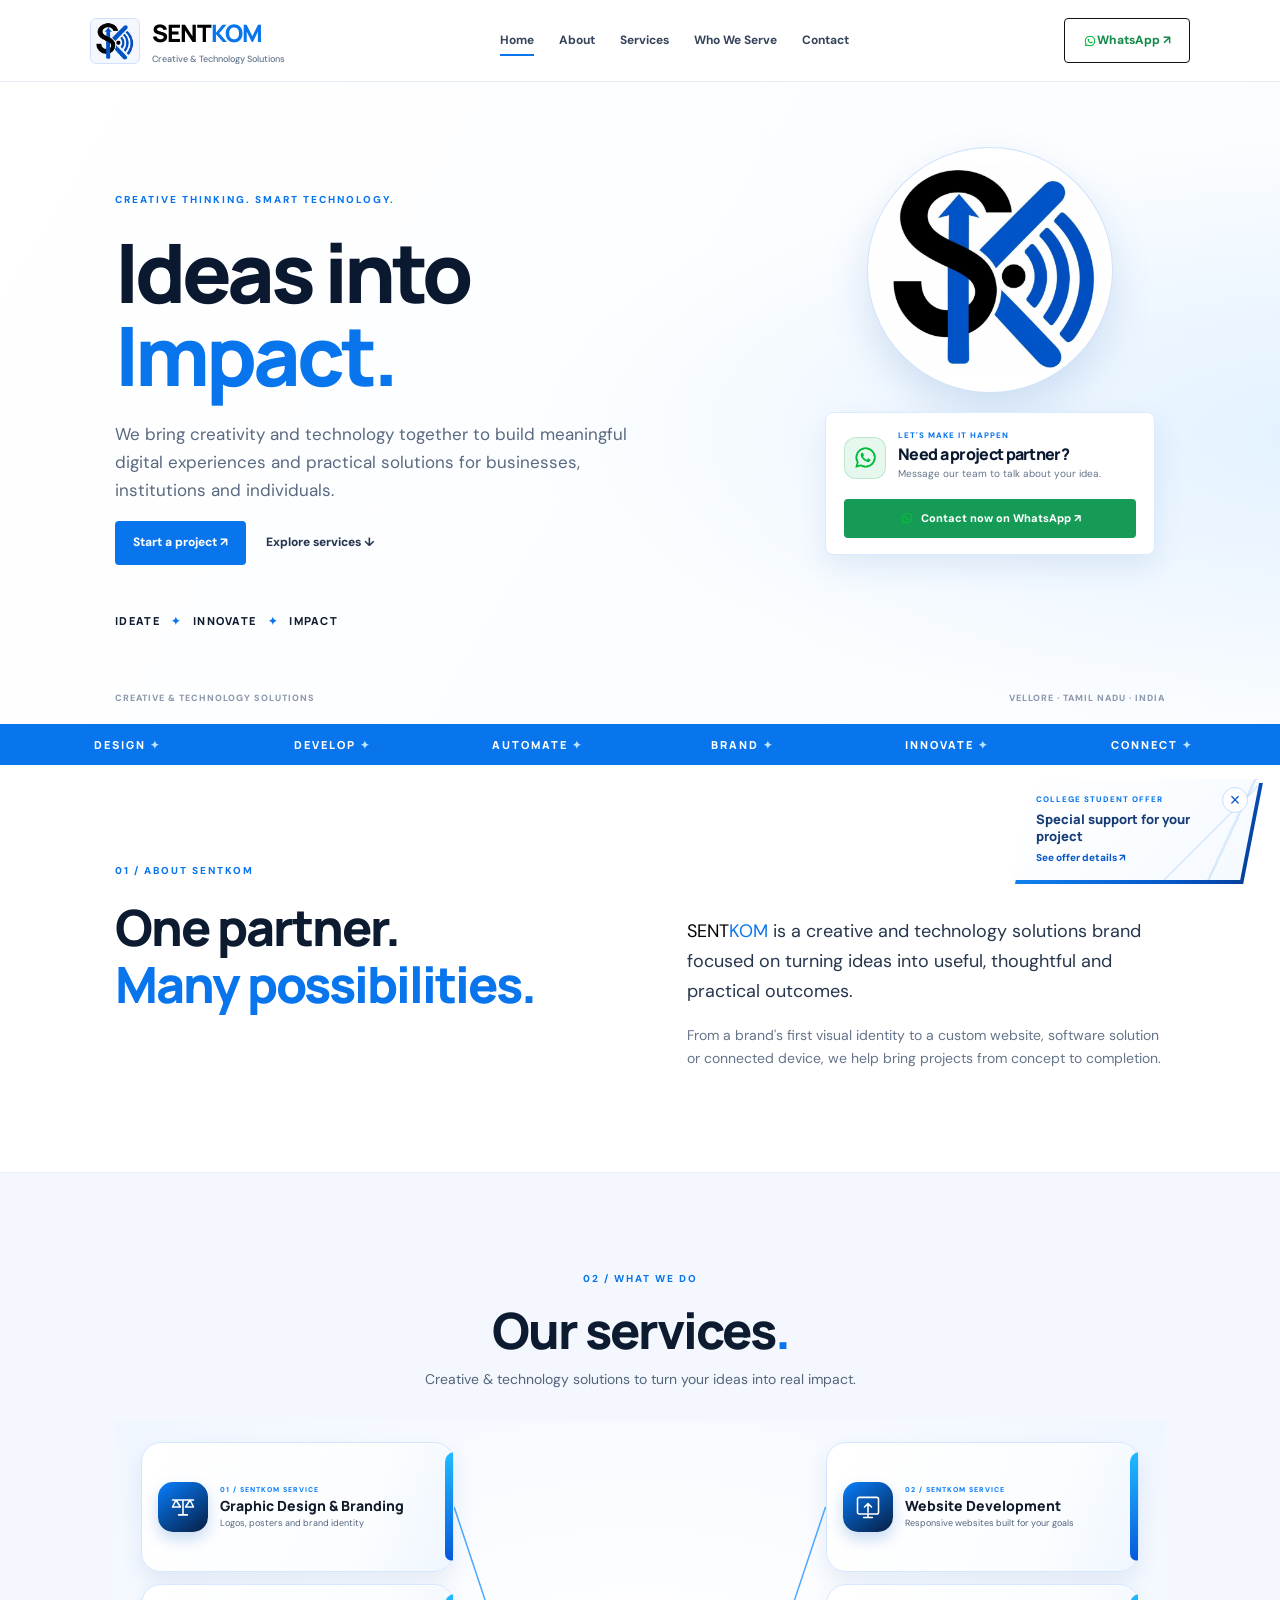
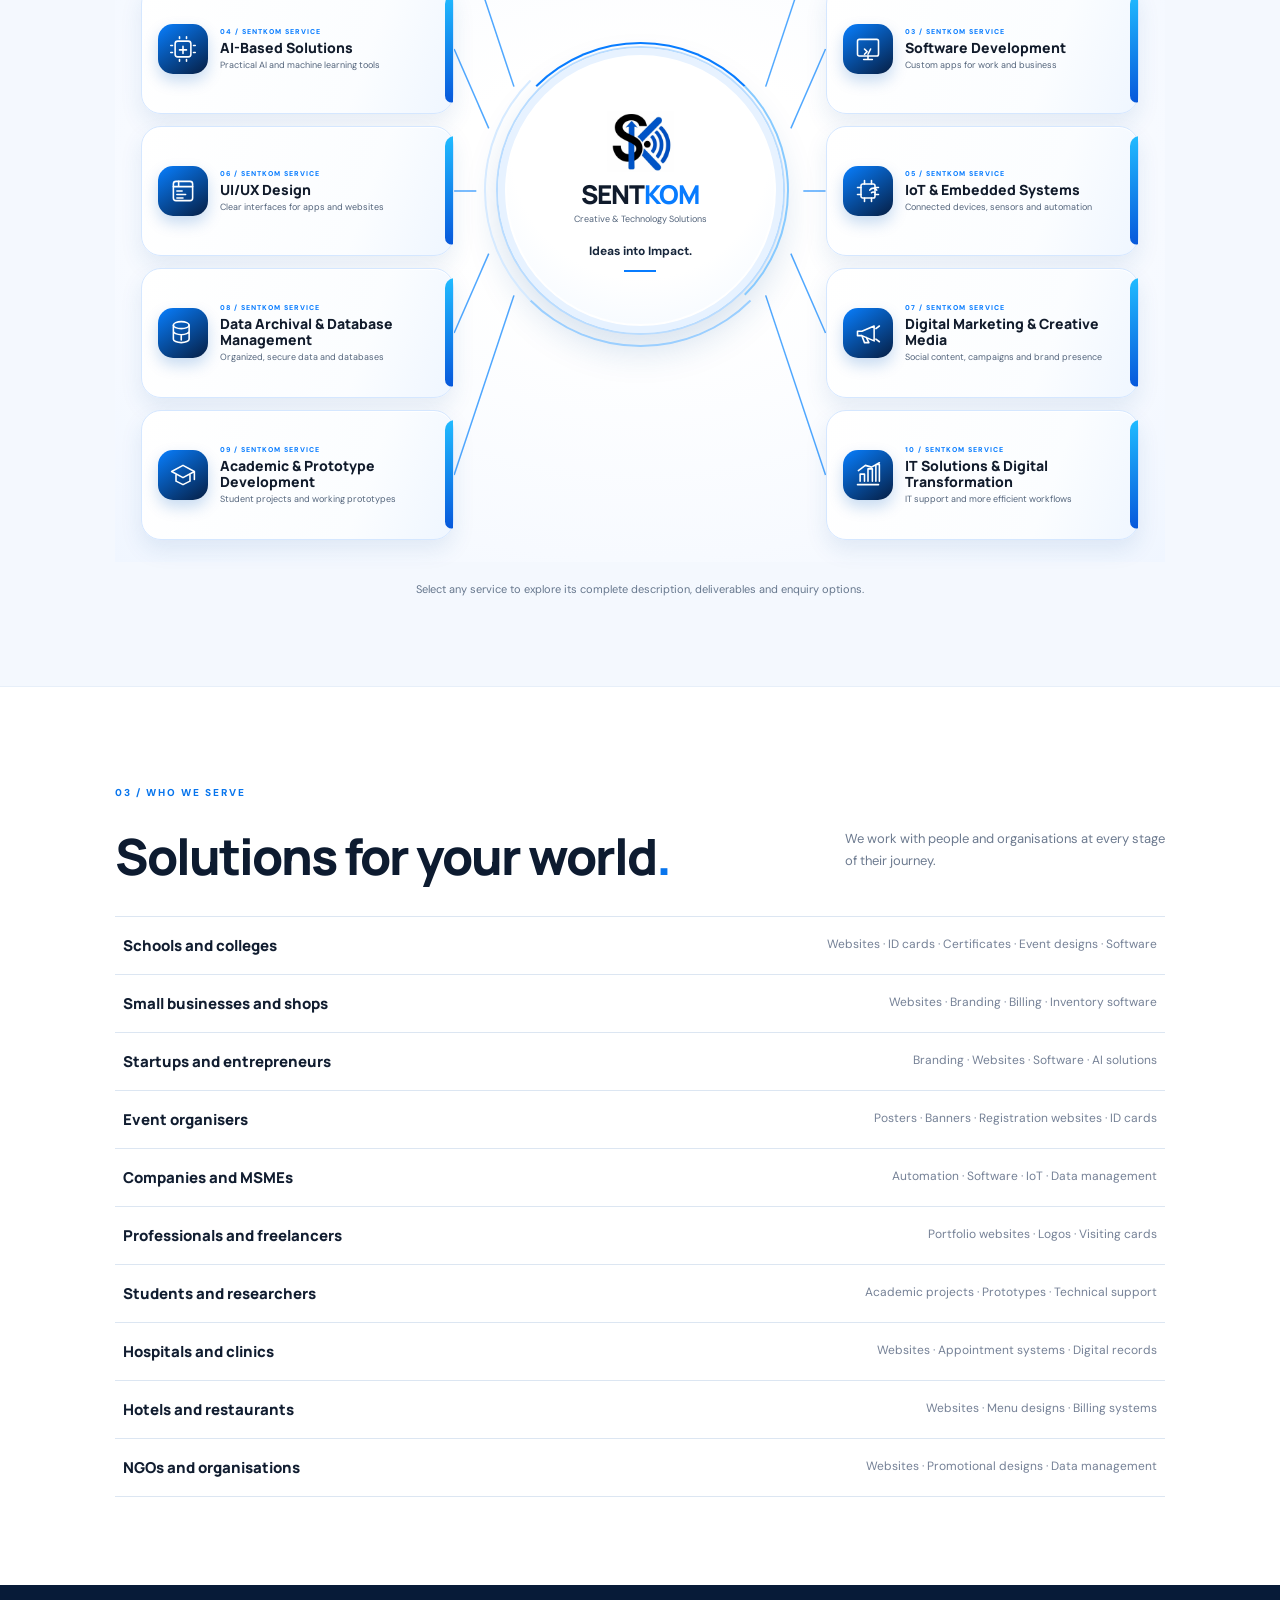
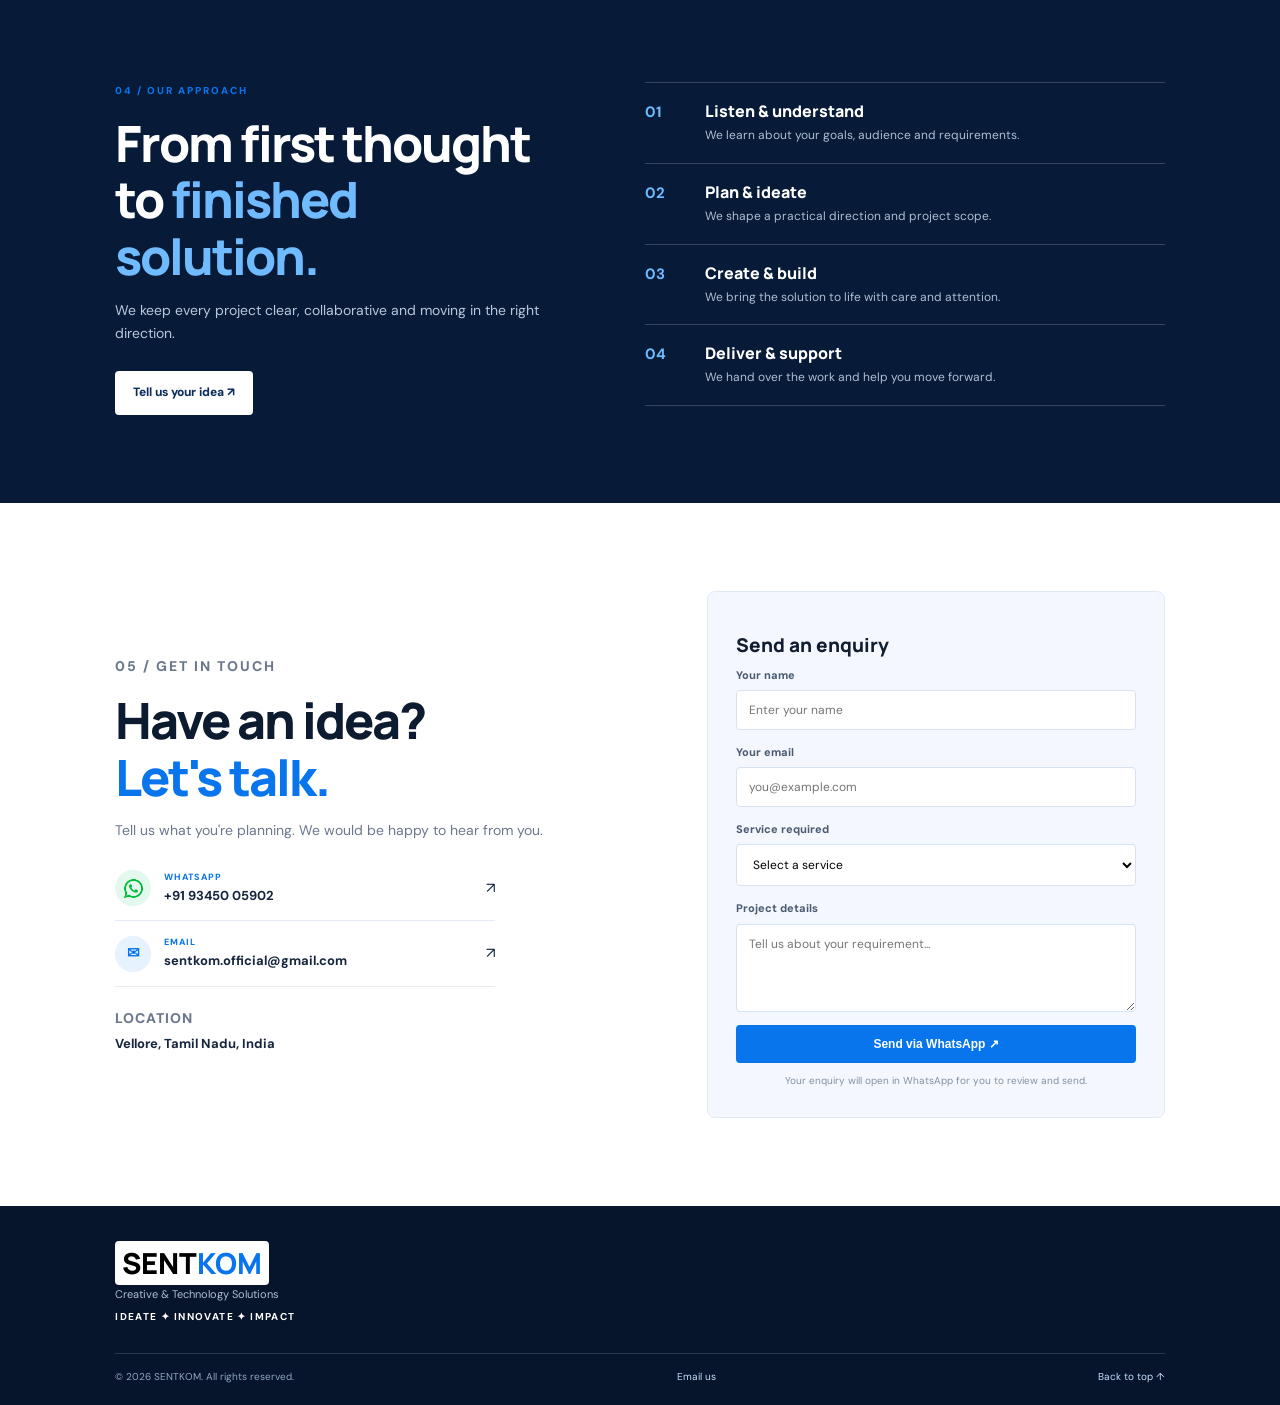
<file: index.html>
<!doctype html>
<html lang="en">
  <head>
    <meta charset="UTF-8" />
    <meta name="viewport" content="width=device-width,initial-scale=1" />
    <meta
      name="description"
      content="SENTKOM — Creative & Technology Solutions. IDEATE ✦ INNOVATE ✦ IMPACT."
    />
    <title>SENTKOM | Creative & Technology Solutions</title>
    <link rel="preconnect" href="https://fonts.googleapis.com" />
    <link
      href="https://fonts.googleapis.com/css2?family=DM+Sans:wght@400;500;600;700&family=Manrope:wght@500;600;700;800&display=swap"
      rel="stylesheet"
    />
    <link rel="stylesheet" href="style.css" />
     <link rel="icon" type="image/png" href="trans.png">
    <link rel="apple-touch-icon" href="trans.png">
  </head>
  <body>
    <div class="scroll-progress" aria-hidden="true"></div>
    <div class="cursor-glow" aria-hidden="true"></div>
    <header class="header">
      <a class="brand" href="#home"
        ><img
          class="brand-logo"
          src="trans.png"
          alt="SENTKOM logo"
        /><span class="brand-copy"
          ><b>SENT<span>KOM</span></b
          ><small>Creative &amp; Technology Solutions</small></span
        ></a
      >
      <button class="menu-toggle" aria-label="Toggle navigation">☰</button>
      <nav class="nav">
        <a href="#home">Home</a><a href="#about">About</a
        ><a href="#services">Services</a><a href="#clients">Who We Serve</a
        ><a href="#contact">Contact</a>
      </nav>
      <a
        class="top-wa"
        href="https://wa.me/919345005902?text=Hello%20SENTKOM%2C%20I%20would%20like%20to%20make%20an%20enquiry."
        target="_blank"
        rel="noopener"
        ><img class="whatsapp-icon" src="whatsapp-logo.png" alt="" />WhatsApp
        ↗</a
      >
    </header>
    <main>
      <section class="hero" id="home">
        <div class="hero-copy">
          <p class="eyebrow">CREATIVE THINKING. SMART TECHNOLOGY.</p>
          <h1>Ideas into<br /><em>Impact.</em></h1>
          <p class="lead">
            We bring creativity and technology together to build meaningful
            digital experiences and practical solutions for businesses,
            institutions and individuals.
          </p>
          <a
            class="btn"
            href="https://wa.me/919345005902?text=Hello%20SENTKOM%2C%20I%20want%20to%20discuss%20a%20project."
            target="_blank"
            rel="noopener"
            >Start a project ↗</a
          ><a class="plain-link" href="#services">Explore services ↓</a>
          <p class="motto">IDEATE <b>✦</b> INNOVATE <b>✦</b> IMPACT</p>
        </div>
        <aside class="hero-showcase">
          <div class="hero-logo-frame">
            <img src="sentkom-logo.png" alt="SENTKOM company logo" />
          </div>
          <div class="hero-contact">
            <span class="hero-contact-mark" aria-hidden="true"
              ><img src="whatsapp-logo.png" alt=""
            /></span>
            <div>
              <p class="eyebrow">LET'S MAKE IT HAPPEN</p>
              <h2>Need a project partner?</h2>
              <p>Message our team to talk about your idea.</p>
            </div>
            <a
              href="https://wa.me/919345005902?text=Hello%20SENTKOM%2C%20I%20would%20like%20to%20discuss%20a%20project."
              target="_blank"
              rel="noopener"
              ><img
                class="whatsapp-icon"
                src="whatsapp-logo.png"
                alt=""
              />Contact now on WhatsApp ↗</a
            >
          </div>
        </aside>
        <div class="hero-foot">
          CREATIVE &amp; TECHNOLOGY SOLUTIONS
          <span>VELLORE · TAMIL NADU · INDIA</span>
        </div>
      </section>
      <div class="ticker" aria-label="Our capabilities">
        <div class="ticker-track">
          <div class="ticker-group" aria-hidden="true">
            <span>DESIGN</span>
            <span>DEVELOP</span>
            <span>AUTOMATE</span>
            <span>BRAND</span>
            <span>INNOVATE</span>
            <span>CONNECT</span>
          </div>
          <div class="ticker-group" aria-hidden="true">
            <span>DESIGN</span>
            <span>DEVELOP</span>
            <span>AUTOMATE</span>
            <span>BRAND</span>
            <span>INNOVATE</span>
            <span>CONNECT</span>
          </div>
        </div>
      </div>
      <section class="section" id="about">
        <p class="eyebrow">01 / ABOUT SENTKOM</p>
        <div class="two-col">
          <h2>One partner.<br /><span>Many possibilities.</span></h2>
          <div>
            <p class="big">
              <span class="wordmark"><span>SENT</span><span>KOM</span></span>
              is a creative and technology solutions brand focused on turning
              ideas into useful, thoughtful and practical outcomes.
            </p>
            <p>
              From a brand's first visual identity to a custom website, software
              solution or connected device, we help bring projects from concept
              to completion.
            </p>
          </div>
        </div>
      </section>
      <section class="section services" id="services">
        <p class="eyebrow">02 / WHAT WE DO</p>
        <div class="section-head">
          <h2>Our services<span>.</span></h2>
          <p>Creative &amp; technology solutions to turn your ideas into real impact.</p>
        </div>
        <div class="service-orbit-layout service-orbit-10-layout" aria-label="All 10 SENTKOM services">
          <svg class="service-orbit-lines" aria-hidden="true">
            <path data-target=".orbit-top-left"/>
            <path data-target=".orbit-top-right"/>
            <path data-target=".orbit-left-1"/>
            <path data-target=".orbit-left-2"/>
            <path data-target=".orbit-left-3"/>
            <path data-target=".orbit-right-1"/>
            <path data-target=".orbit-right-2"/>
            <path data-target=".orbit-right-3"/>
            <path data-target=".orbit-bottom-left"/>
            <path data-target=".orbit-bottom-right"/>
          </svg>
          <div class="service-orbit-hub">
            <div class="service-orbit-ring ring-one"></div><div class="service-orbit-ring ring-two"></div>
            <div class="service-orbit-hub-content">
              <img src="sentkom-logo.png" alt="SENTKOM logo">
              <strong>SENT<span>KOM</span></strong>
              <small>Creative &amp; Technology Solutions</small>
              <b>Ideas into Impact.</b><i></i>
            </div>
          </div>
          <a class="service-orbit-card orbit-top-left" href="service.html?service=graphic-design" aria-label="Explore Graphic Design & Branding">
            <span class="service-orbit-icon" aria-hidden="true"><svg viewBox="0 0 32 32"><path d="M4 8h24M8 8l-4 8h9L8 8Zm16 0-5 8h9l-4-8ZM16 8v17m-5 0h10"/></svg></span>
            <span class="service-orbit-copy"><span class="service-orbit-number">01 / SENTKOM SERVICE</span><h3>Graphic Design & Branding</h3><p>Logos, posters and brand identity</p><span class="service-orbit-more">More details <b>↗</b></span><span class="service-orbit-extra"><span>Print-ready designs and brand assets.</span><span>Creative support from idea to final.</span></span></span>
          </a>
          <a class="service-orbit-card orbit-top-right" href="service.html?service=website-development" aria-label="Explore Website Development">
            <span class="service-orbit-icon" aria-hidden="true"><svg viewBox="0 0 32 32"><rect x="4" y="5" width="24" height="19" rx="2"/><path d="M11 28h10m-5-4v4m-4-12 4-4 4 4m-4-4v10"/></svg></span>
            <span class="service-orbit-copy"><span class="service-orbit-number">02 / SENTKOM SERVICE</span><h3>Website Development</h3><p>Responsive websites built for your goals</p><span class="service-orbit-more">More details <b>↗</b></span><span class="service-orbit-extra"><span>Custom design and development.</span><span>Help getting your site launched.</span></span></span>
          </a>
          <a class="service-orbit-card orbit-right-1" href="service.html?service=software-development" aria-label="Explore Software Development">
            <span class="service-orbit-icon" aria-hidden="true"><svg viewBox="0 0 32 32"><rect x="4" y="5" width="24" height="19" rx="2"/><path d="M11 28h10m-5-4v4m-4-12 3 3-3 3m7-6-3 6"/></svg></span>
            <span class="service-orbit-copy"><span class="service-orbit-number">03 / SENTKOM SERVICE</span><h3>Software Development</h3><p>Custom apps for work and business</p><span class="service-orbit-more">More details <b>↗</b></span><span class="service-orbit-extra"><span>Designed around your workflow.</span><span>Connect tools and automate tasks.</span></span></span>
          </a>
          <a class="service-orbit-card orbit-left-1" href="service.html?service=ai-machine-learning" aria-label="Explore AI-Based Solutions">
            <span class="service-orbit-icon" aria-hidden="true"><svg viewBox="0 0 32 32"><rect x="7" y="7" width="18" height="18" rx="3"/><path d="M12 17h8m-4-4v8M4 12H2m2 8H2m28-8h-2m2 8h-2M12 4V2m8 2V2m-8 28v-2m8 2v-2"/></svg></span>
            <span class="service-orbit-copy"><span class="service-orbit-number">04 / SENTKOM SERVICE</span><h3>AI-Based Solutions</h3><p>Practical AI and machine learning tools</p><span class="service-orbit-more">More details <b>↗</b></span><span class="service-orbit-extra"><span>Analysis, prediction and automation.</span><span>Shaped around your data and goals.</span></span></span>
          </a>
          <a class="service-orbit-card orbit-right-2" href="service.html?service=iot-embedded" aria-label="Explore IoT & Embedded Systems">
            <span class="service-orbit-icon" aria-hidden="true"><svg viewBox="0 0 32 32"><rect x="8" y="8" width="16" height="16" rx="2"/><path d="M12 4v4m8-4v4m-8 16v4m8-4v4M4 12h4m-4 8h4m16-8h4m-4 8h4m-10-5c2-3 6-3 8 0m-6 3c1-1 3-1 4 0"/></svg></span>
            <span class="service-orbit-copy"><span class="service-orbit-number">05 / SENTKOM SERVICE</span><h3>IoT & Embedded Systems</h3><p>Connected devices, sensors and automation</p><span class="service-orbit-more">More details <b>↗</b></span><span class="service-orbit-extra"><span>Prototype with boards and sensors.</span><span>Connect hardware to useful software.</span></span></span>
          </a>
          <a class="service-orbit-card orbit-left-2" href="service.html?service=ui-ux-design" aria-label="Explore UI/UX Design">
            <span class="service-orbit-icon" aria-hidden="true"><svg viewBox="0 0 32 32"><rect x="5" y="5" width="22" height="22" rx="3"/><path d="M5 11h22M11 5v6m-2 5h6m-6 4h10m-10 4h7"/></svg></span>
            <span class="service-orbit-copy"><span class="service-orbit-number">06 / SENTKOM SERVICE</span><h3>UI/UX Design</h3><p>Clear interfaces for apps and websites</p><span class="service-orbit-more">More details <b>↗</b></span><span class="service-orbit-extra"><span>User flows and interactive prototypes.</span><span>Thoughtful, easy-to-use screens.</span></span></span>
          </a>
          <a class="service-orbit-card orbit-right-3" href="service.html?service=digital-marketing" aria-label="Explore Digital Marketing & Creative Media">
            <span class="service-orbit-icon" aria-hidden="true"><svg viewBox="0 0 32 32"><path d="M4 14v5h5l14 6V8L9 14H4Zm5 5 3 8h5l-3-6m11-10 4-3m-4 15 4 3"/></svg></span>
            <span class="service-orbit-copy"><span class="service-orbit-number">07 / SENTKOM SERVICE</span><h3>Digital Marketing & Creative Media</h3><p>Social content, campaigns and brand presence</p><span class="service-orbit-more">More details <b>↗</b></span><span class="service-orbit-extra"><span>Creative assets for digital channels.</span><span>Campaigns shaped for your audience.</span></span></span>
          </a>
          <a class="service-orbit-card orbit-left-3" href="service.html?service=data-archival" aria-label="Explore Data Archival & Database Management">
            <span class="service-orbit-icon" aria-hidden="true"><svg viewBox="0 0 32 32"><ellipse cx="14" cy="7" rx="9" ry="4"/><path d="M5 7v16c0 2 4 4 9 4s9-2 9-4V7m-18 7c0 2 4 4 9 4s9-2 9-4m-9 4v6"/></svg></span>
            <span class="service-orbit-copy"><span class="service-orbit-number">08 / SENTKOM SERVICE</span><h3>Data Archival & Database Management</h3><p>Organized, secure data and databases</p><span class="service-orbit-more">More details <b>↗</b></span><span class="service-orbit-extra"><span>Reliable storage and retrieval.</span><span>Backups and data migration support.</span></span></span>
          </a>
          <a class="service-orbit-card orbit-bottom-left" href="service.html?service=academic-projects" aria-label="Explore Academic & Prototype Development">
            <span class="service-orbit-icon" aria-hidden="true"><svg viewBox="0 0 32 32"><path d="m3 12 13-7 13 7-13 7-13-7Zm5 4v7l8 4 8-4v-7M29 12v9"/></svg></span>
            <span class="service-orbit-copy"><span class="service-orbit-number">09 / SENTKOM SERVICE</span><h3>Academic & Prototype Development</h3><p>Student projects and working prototypes</p><span class="service-orbit-more">More details <b>↗</b></span><span class="service-orbit-extra"><span>Plan, build and test your project.</span><span>Help with reports and demonstrations.</span></span></span>
          </a>
          <a class="service-orbit-card orbit-bottom-right" href="service.html?service=it-solutions" aria-label="Explore IT Solutions & Digital Transformation">
            <span class="service-orbit-icon" aria-hidden="true"><svg viewBox="0 0 32 32"><path d="M4 27h24M7 23v-8h5v8m4 0V9h5v14m4 0V4h4v19M5 11l8-6 7 2 9-5"/></svg></span>
            <span class="service-orbit-copy"><span class="service-orbit-number">10 / SENTKOM SERVICE</span><h3>IT Solutions & Digital Transformation</h3><p>IT support and more efficient workflows</p><span class="service-orbit-more">More details <b>↗</b></span><span class="service-orbit-extra"><span>Connect your existing systems.</span><span>Automate repetitive tasks.</span></span></span>
          </a>
        </div>
        <p class="service-orbit-footnote">Select any service to explore its complete description, deliverables and enquiry options.</p>
      </section>
      <section class="section" id="clients">
        <p class="eyebrow">03 / WHO WE SERVE</p>
        <div class="section-head">
          <h2>Solutions for your world<span>.</span></h2>
          <p>
            We work with people and organisations at every stage of their
            journey.
          </p>
        </div>
        <div class="client-list">
          <div>
            <b>Schools and colleges</b
            ><span
              >Websites · ID cards · Certificates · Event designs ·
              Software</span
            >
          </div>
          <div>
            <b>Small businesses and shops</b
            ><span>Websites · Branding · Billing · Inventory software</span>
          </div>
          <div>
            <b>Startups and entrepreneurs</b
            ><span>Branding · Websites · Software · AI solutions</span>
          </div>
          <div>
            <b>Event organisers</b
            ><span>Posters · Banners · Registration websites · ID cards</span>
          </div>
          <div>
            <b>Companies and MSMEs</b
            ><span>Automation · Software · IoT · Data management</span>
          </div>
          <div>
            <b>Professionals and freelancers</b
            ><span>Portfolio websites · Logos · Visiting cards</span>
          </div>
          <div>
            <b>Students and researchers</b
            ><span>Academic projects · Prototypes · Technical support</span>
          </div>
          <div>
            <b>Hospitals and clinics</b
            ><span>Websites · Appointment systems · Digital records</span>
          </div>
          <div>
            <b>Hotels and restaurants</b
            ><span>Websites · Menu designs · Billing systems</span>
          </div>
          <div>
            <b>NGOs and organisations</b
            ><span>Websites · Promotional designs · Data management</span>
          </div>
        </div>
      </section>
      <section class="process section">
        <div>
          <p class="eyebrow">04 / OUR APPROACH</p>
          <h2>From first thought<br />to <span>finished solution.</span></h2>
          <p>
            We keep every project clear, collaborative and moving in the right
            direction.
          </p>
          <a
            class="btn light"
            href="https://wa.me/919345005902?text=Hello%20SENTKOM%2C%20I%20have%20a%20project%20idea."
            target="_blank"
            rel="noopener"
            >Tell us your idea ↗</a
          >
        </div>
        <div class="steps">
          <article>
            <b>01</b>
            <div>
              <h3>Listen &amp; understand</h3>
              <p>We learn about your goals, audience and requirements.</p>
            </div>
          </article>
          <article>
            <b>02</b>
            <div>
              <h3>Plan &amp; ideate</h3>
              <p>We shape a practical direction and project scope.</p>
            </div>
          </article>
          <article>
            <b>03</b>
            <div>
              <h3>Create &amp; build</h3>
              <p>We bring the solution to life with care and attention.</p>
            </div>
          </article>
          <article>
            <b>04</b>
            <div>
              <h3>Deliver &amp; support</h3>
              <p>We hand over the work and help you move forward.</p>
            </div>
          </article>
        </div>
      </section>
      <section class="section contact" id="contact">
        <div class="contact-copy">
          <p class="eyebrow">05 / GET IN TOUCH</p>
          <h2>Have an idea?<br /><span>Let's talk.</span></h2>
          <p>
            Tell us what you're planning. We would be happy to hear from you.
          </p>
          <a
            class="contact-row"
            href="https://wa.me/919345005902?text=Hello%20SENTKOM%2C%20I%20would%20like%20to%20make%20an%20enquiry."
            target="_blank"
            rel="noopener"
            ><b class="green"><img src="whatsapp-logo.png" alt="" /></b
            ><span><small>WHATSAPP</small><strong>+91 93450 05902</strong></span
            >↗</a
          ><a
            class="contact-row"
            href="https://mail.google.com/mail/?view=cm&amp;fs=1&amp;to=sentkom.official%40gmail.com&amp;su=SENTKOM%20Enquiry&amp;body=Hello%20SENTKOM%2C%0A%0AI%20would%20like%20to%20discuss%20a%20project.%0A%0A"
            target="_blank"
            rel="noopener"
            ><b class="blue">✉</b
            ><span
              ><small>EMAIL</small
              ><strong>sentkom.official@gmail.com</strong></span
            >↗</a
          >
          <p class="location">
            LOCATION<br /><strong>Vellore, Tamil Nadu, India</strong>
          </p>
        </div>
        <form id="enquiryForm">
          <h3>Send an enquiry</h3>
          <label
            >Your name<input
              name="name"
              required
              placeholder="Enter your name" /></label
          ><label
            >Your email<input
              name="email"
              type="email"
              required
              placeholder="you@example.com" /></label
          ><label
            >Service required<select name="service" required>
              <option value="">Select a service</option>
              <option>Graphic Design &amp; Branding</option>
              <option>Website Development</option>
              <option>Software &amp; Application Development</option>
              <option>AI &amp; Machine Learning Solutions</option>
              <option>IoT &amp; Embedded Systems</option>
              <option>UI/UX Design</option>
              <option>Digital Marketing &amp; Creative Media</option>
              <option>Data Archival &amp; Database Management</option>
              <option>Academic &amp; Prototype Development</option>
              <option>IT Solutions &amp; Digital Transformation</option>
              <option>Other</option>
            </select></label
          ><label
            >Project details<textarea
              name="message"
              rows="4"
              required
              placeholder="Tell us about your requirement..."
            ></textarea></label
          ><button class="btn" type="submit">Send via WhatsApp ↗</button
          ><small class="hint"
            >Your enquiry will open in WhatsApp for you to review and
            send.</small
          >
        </form>
      </section>
    </main>
    <footer>
      <b>SENT<span>KOM</span></b>
      <p>Creative &amp; Technology Solutions</p>
      <strong>IDEATE ✦ INNOVATE ✦ IMPACT</strong>
      <div class="footer-bottom">
        <span>© <span id="year"></span> SENTKOM. All rights reserved.</span
        ><a
          href="https://mail.google.com/mail/?view=cm&amp;fs=1&amp;to=sentkom.official%40gmail.com&amp;su=SENTKOM%20Enquiry&amp;body=Hello%20SENTKOM%2C%0A%0AI%20would%20like%20to%20discuss%20a%20project.%0A%0A"
          target="_blank"
          rel="noopener"
          >Email us</a
        ><a href="#home">Back to top ↑</a>
      </div>
    </footer>
    <button class="back-top" type="button" aria-label="Back to top">↑</button>
    <aside
      class="student-offer-widget"
      id="studentOfferWidget"
      aria-label="Special offer for college students"
      hidden
    >
      <button
        class="student-offer-close"
        id="studentOfferDismiss"
        type="button"
        aria-label="Close student offer"
      >
        &times;
      </button>
      <a class="student-offer-card" href="student-offer.html">
        <span class="student-offer-label">COLLEGE STUDENT OFFER</span>
        <span class="student-offer-message"
          >Special support for your project</span
        >
        <span class="student-offer-link">See offer details ↗</span>
      </a>
    </aside>
    <script src="script.js"></script>
  </body>
</html>
</file>
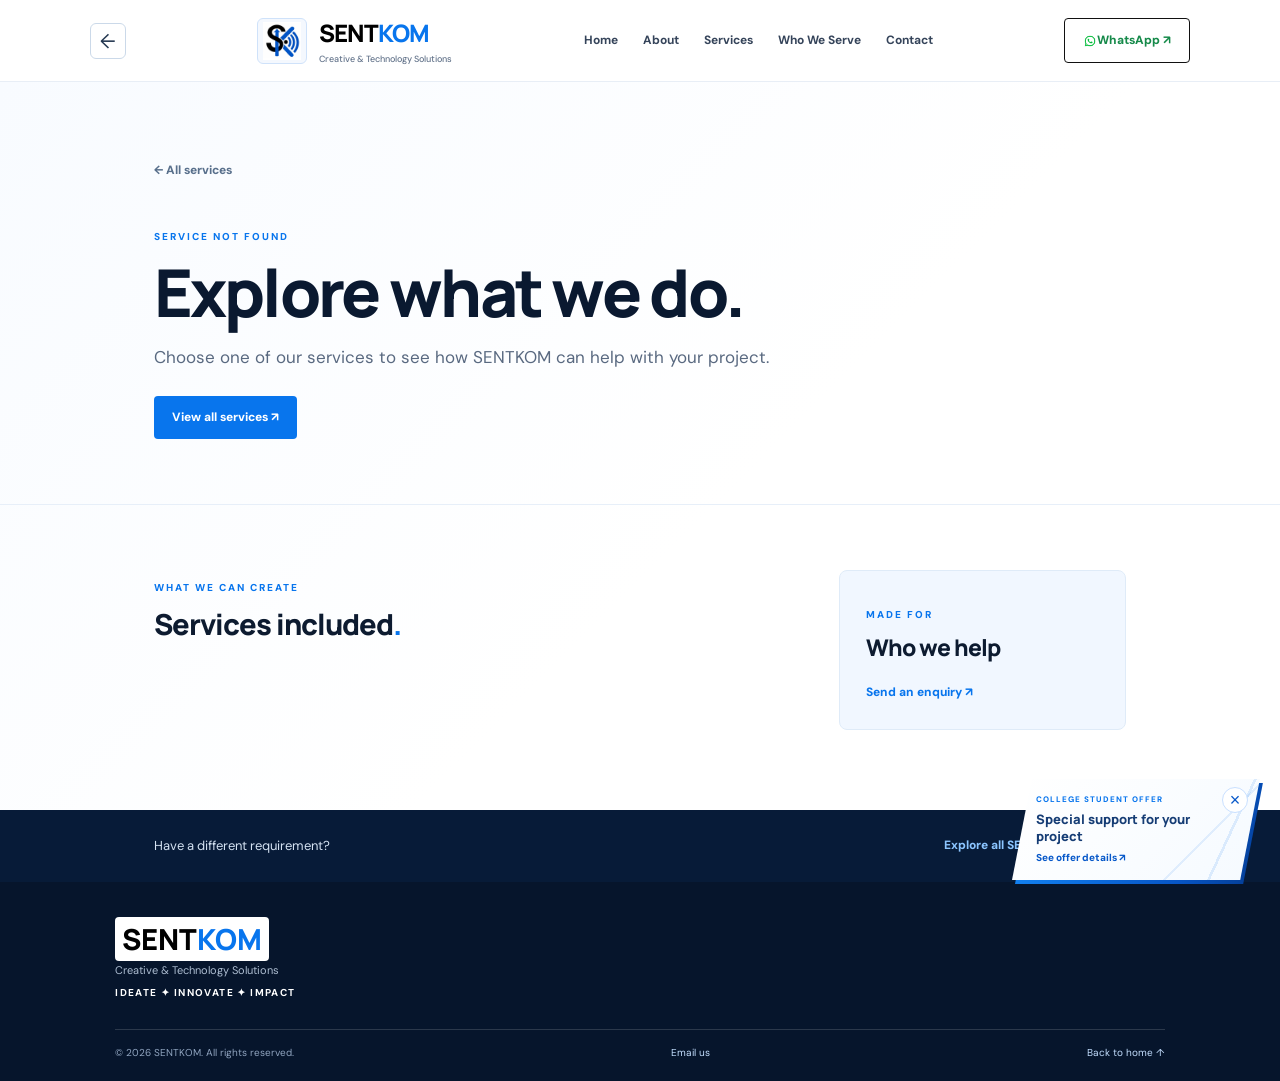
<file: service.html>
<!doctype html>
<html lang="en">
  <head>
    <meta charset="UTF-8" />
    <meta name="viewport" content="width=device-width,initial-scale=1" />
    <meta
      name="description"
      content="Explore SENTKOM creative, design and technology services."
    />
    <title>Our Services | SENTKOM</title>
    <link rel="preconnect" href="https://fonts.googleapis.com" />
    <link
      href="https://fonts.googleapis.com/css2?family=DM+Sans:wght@400;500;600;700&family=Manrope:wght@500;600;700;800&display=swap"
      rel="stylesheet"
    />
    <link rel="stylesheet" href="style.css" />
  </head>
  <body>
    <div class="scroll-progress" aria-hidden="true"></div>
    <header class="header page-header">
      <a
        class="header-back"
        href="index.html#services"
        aria-label="Back to services"
        title="Back to services"
        >←</a
      >
      <a class="brand" href="index.html#home"
        ><img
          class="brand-logo"
          src="sentkom-logo.png"
          alt="SENTKOM logo"
        /><span class="brand-copy"
          ><b>SENT<span>KOM</span></b
          ><small>Creative &amp; Technology Solutions</small></span
        ></a
      >
      <button class="menu-toggle" aria-label="Toggle navigation">☰</button>
      <nav class="nav">
        <a href="index.html#home">Home</a><a href="index.html#about">About</a
        ><a href="index.html#services">Services</a
        ><a href="index.html#clients">Who We Serve</a
        ><a href="index.html#contact">Contact</a>
      </nav>
      <a
        class="top-wa"
        href="https://wa.me/919345005902?text=Hello%20SENTKOM%2C%20I%20would%20like%20to%20make%20an%20enquiry."
        target="_blank"
        rel="noopener"
        ><img class="whatsapp-icon" src="whatsapp-logo.png" alt="" />WhatsApp
        ↗</a
      >
    </header>
    <main class="service-detail">
      <section class="detail-hero">
        <p class="eyebrow" id="serviceNumber"></p>
        <h1 id="serviceTitle"></h1>
        <p class="detail-lead" id="serviceLead"></p>
        <a class="btn" id="serviceWhatsApp" target="_blank" rel="noopener"
          >Discuss this service ↗</a
        >
      </section>
      <section class="detail-content">
        <div class="detail-list">
          <p class="eyebrow">WHAT WE CAN CREATE</p>
          <h2>Services included<span>.</span></h2>
          <ul id="serviceItems"></ul>
        </div>
        <aside class="detail-aside">
          <p class="eyebrow">MADE FOR</p>
          <h2>Who we help</h2>
          <p id="serviceAudience"></p>
          <a class="detail-contact" id="serviceEnquiry">Send an enquiry ↗</a>
        </aside>
      </section>
      <section class="detail-next">
        <p>Have a different requirement?</p>
        <a href="index.html#services">Explore all SENTKOM services ↗</a>
      </section>
    </main>
    <footer>
      <b>SENT<span>KOM</span></b>
      <p>Creative &amp; Technology Solutions</p>
      <strong>IDEATE ✦ INNOVATE ✦ IMPACT</strong>
      <div class="footer-bottom">
        <span>© <span id="year"></span> SENTKOM. All rights reserved.</span
        ><a
          href="https://mail.google.com/mail/?view=cm&amp;fs=1&amp;to=sentkom.official%40gmail.com&amp;su=SENTKOM%20Enquiry&amp;body=Hello%20SENTKOM%2C%0A%0AI%20would%20like%20to%20discuss%20a%20project.%0A%0A"
          target="_blank"
          rel="noopener"
          >Email us</a
        ><a href="index.html#home">Back to home ↑</a>
      </div>
    </footer>
    <aside
      class="student-offer-widget"
      id="studentOfferWidget"
      aria-label="Special offer for college students"
      hidden
    >
      <button
        class="student-offer-close"
        id="studentOfferDismiss"
        type="button"
        aria-label="Close student offer"
      >
        &times;
      </button>
      <a class="student-offer-card" href="student-offer.html">
        <span class="student-offer-label">COLLEGE STUDENT OFFER</span>
        <span class="student-offer-message"
          >Special support for your project</span
        >
        <span class="student-offer-link">See offer details ↗</span>
      </a>
    </aside>
    <script src="script.js"></script>
  </body>
</html>
</file>
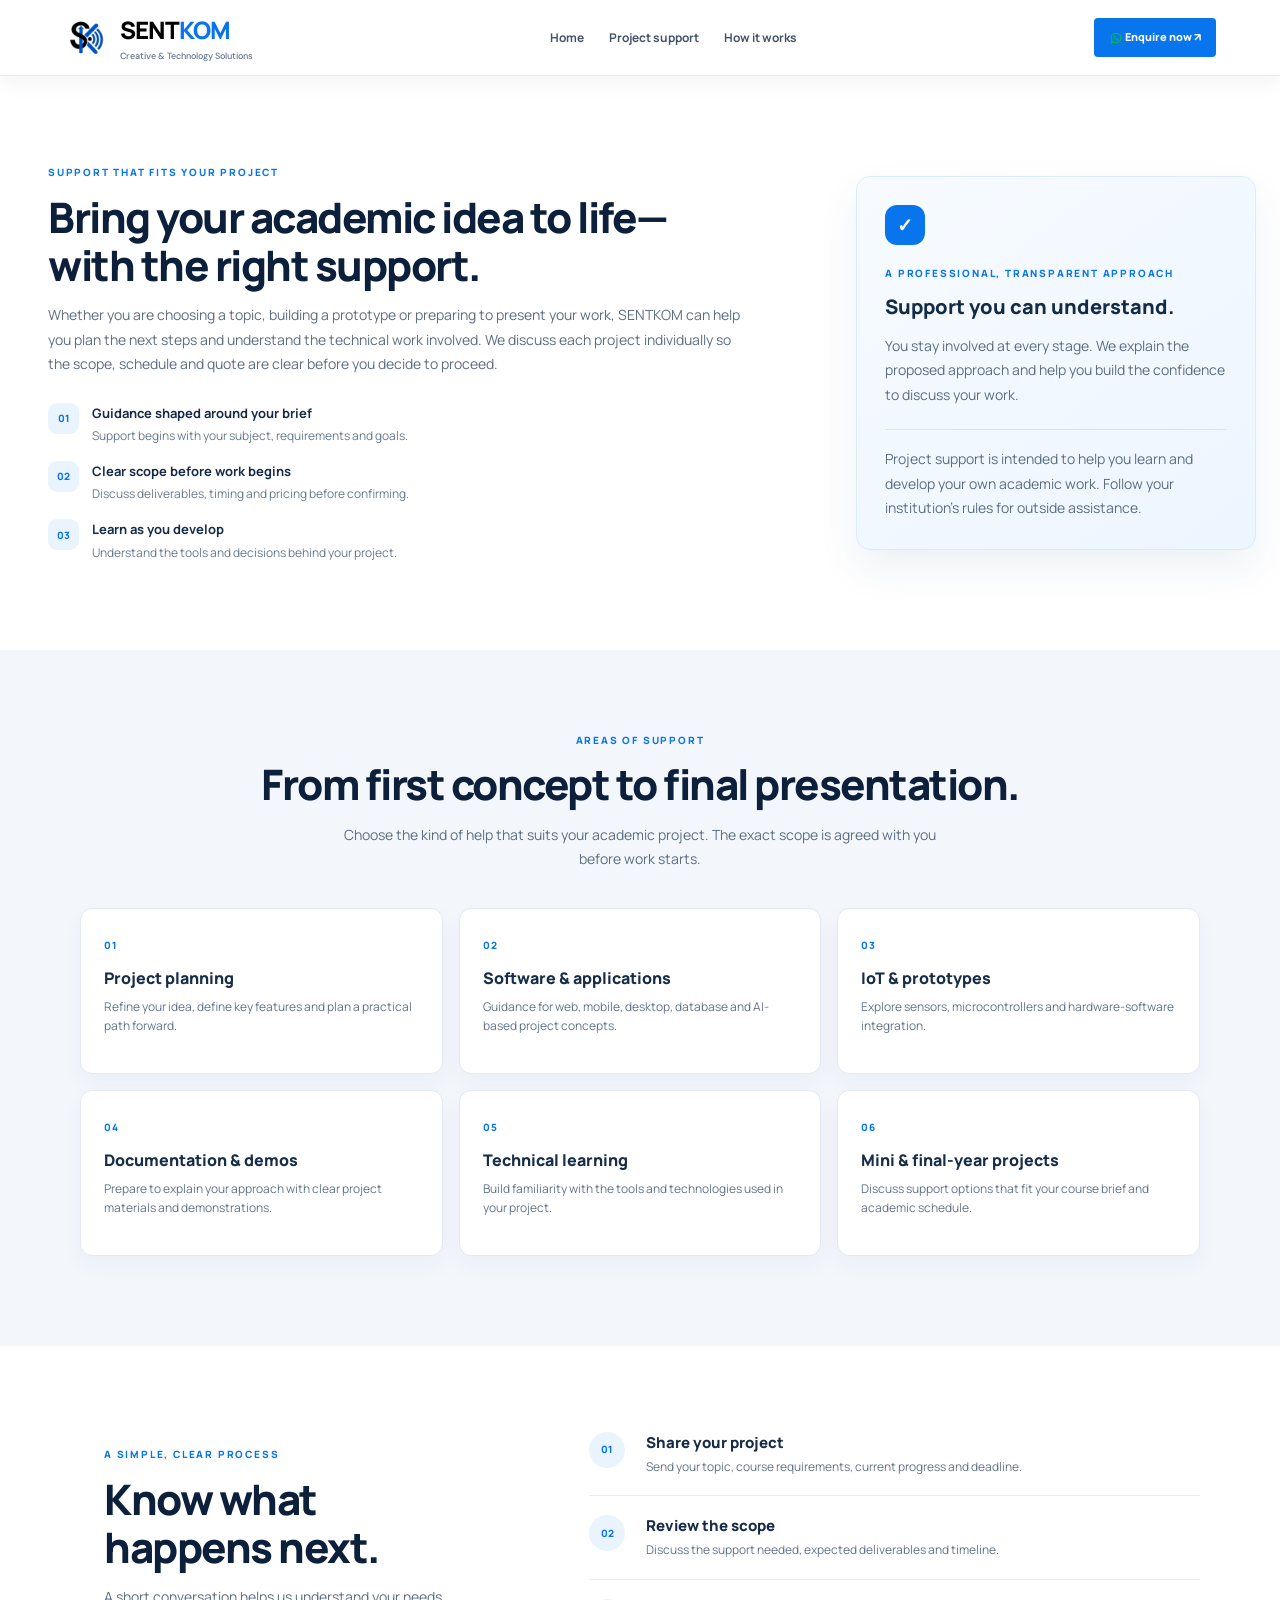
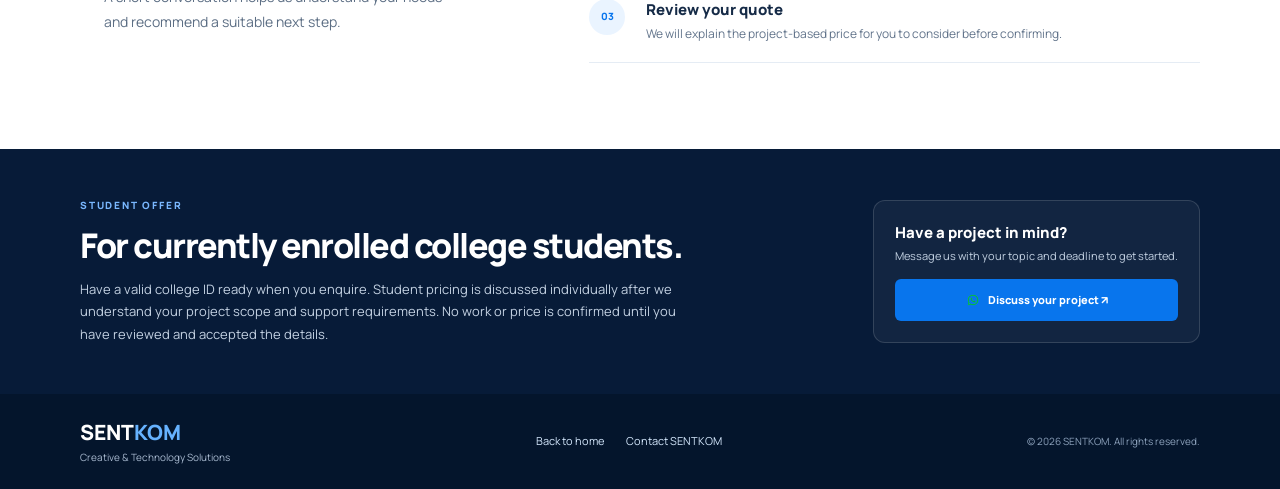
<file: student-offer.html>
<!doctype html>
<html lang="en">
  <head>
    <meta charset="UTF-8" />
    <meta name="viewport" content="width=device-width,initial-scale=1" />
    <meta
      name="description"
      content="Explore SENTKOM's college student project offer, academic project support, eligibility and enquiry process."
    />
    <title>College Student Project Offer | SENTKOM</title>
    <link rel="preconnect" href="https://fonts.googleapis.com" />
    <link
      href="https://fonts.googleapis.com/css2?family=Manrope:wght@500;600;700;800&family=DM+Sans:wght@400;500;600;700&display=swap"
      rel="stylesheet"
    />
    <link rel="stylesheet" href="style.css" />
  </head>
  <body class="student-offer-page">
    <header class="header student-offer-header">
      <a class="brand" href="index.html#home" aria-label="SENTKOM home">
        <img class="brand-logo" src="sentkom-logo.png" alt="" />
        <span class="brand-copy">
          <b>SENT<span>KOM</span></b>
          <small>Creative &amp; Technology Solutions</small>
        </span>
      </a>
      <nav class="nav" aria-label="Main navigation">
        <a href="index.html#home">Home</a>
        <a href="#support">Project support</a>
        <a href="#how-it-works">How it works</a>
      </nav>
      <a
        class="top-wa student-offer-header-link"
        href="https://wa.me/919345005902?text=Hello%20SENTKOM%2C%20I%20am%20a%20college%20student%20and%20would%20like%20to%20ask%20about%20your%20student%20project%20offer."
        target="_blank"
        rel="noopener"
      >
        <img class="whatsapp-icon" src="whatsapp-logo.png" alt="" />
        Enquire now ↗
      </a>
    </header>

    <main>
    

      <section class="student-offer-intro" id="offer-details">
        <div class="student-offer-content">
          <p class="student-offer-eyebrow">SUPPORT THAT FITS YOUR PROJECT</p>
          <h2>Bring your academic idea to life—with the right support.</h2>
          <p>
            Whether you are choosing a topic, building a prototype or preparing
            to present your work, SENTKOM can help you plan the next steps and
            understand the technical work involved. We discuss each project
            individually so the scope, schedule and quote are clear before you
            decide to proceed.
          </p>
          <div class="student-offer-points">
            <div>
              <span class="student-offer-point-icon" aria-hidden="true">01</span>
              <span><b>Guidance shaped around your brief</b><small>Support begins with your subject, requirements and goals.</small></span>
            </div>
            <div>
              <span class="student-offer-point-icon" aria-hidden="true">02</span>
              <span><b>Clear scope before work begins</b><small>Discuss deliverables, timing and pricing before confirming.</small></span>
            </div>
            <div>
              <span class="student-offer-point-icon" aria-hidden="true">03</span>
              <span><b>Learn as you develop</b><small>Understand the tools and decisions behind your project.</small></span>
            </div>
          </div>
        </div>
        <aside class="student-offer-note">
          <span class="student-offer-note-icon" aria-hidden="true">✓</span>
          <p class="student-offer-eyebrow">A PROFESSIONAL, TRANSPARENT APPROACH</p>
          <h3>Support you can understand.</h3>
          <p>
            You stay involved at every stage. We explain the proposed approach
            and help you build the confidence to discuss your work.
          </p>
          <p class="student-offer-note-small">
            Project support is intended to help you learn and develop your own
            academic work. Follow your institution’s rules for outside
            assistance.
          </p>
        </aside>
      </section>

      <section class="student-offer-support" id="support">
        <div class="student-offer-section-heading">
          <p class="student-offer-eyebrow">AREAS OF SUPPORT</p>
          <h2>From first concept to final presentation.</h2>
          <p>
            Choose the kind of help that suits your academic project. The exact
            scope is agreed with you before work starts.
          </p>
        </div>
        <div class="student-offer-support-grid">
          <article>
            <span>01</span>
            <h3>Project planning</h3>
            <p>Refine your idea, define key features and plan a practical path forward.</p>
          </article>
          <article>
            <span>02</span>
            <h3>Software &amp; applications</h3>
            <p>Guidance for web, mobile, desktop, database and AI-based project concepts.</p>
          </article>
          <article>
            <span>03</span>
            <h3>IoT &amp; prototypes</h3>
            <p>Explore sensors, microcontrollers and hardware-software integration.</p>
          </article>
          <article>
            <span>04</span>
            <h3>Documentation &amp; demos</h3>
            <p>Prepare to explain your approach with clear project materials and demonstrations.</p>
          </article>
          <article>
            <span>05</span>
            <h3>Technical learning</h3>
            <p>Build familiarity with the tools and technologies used in your project.</p>
          </article>
          <article>
            <span>06</span>
            <h3>Mini &amp; final-year projects</h3>
            <p>Discuss support options that fit your course brief and academic schedule.</p>
          </article>
        </div>
      </section>

      <section class="student-offer-process" id="how-it-works">
        <div class="student-offer-process-heading">
          <p class="student-offer-eyebrow">A SIMPLE, CLEAR PROCESS</p>
          <h2>Know what happens next.</h2>
          <p>
            A short conversation helps us understand your needs and recommend a
            suitable next step.
          </p>
        </div>
        <ol class="student-offer-steps">
          <li>
            <span>01</span>
            <div><h3>Share your project</h3><p>Send your topic, course requirements, current progress and deadline.</p></div>
          </li>
          <li>
            <span>02</span>
            <div><h3>Review the scope</h3><p>Discuss the support needed, expected deliverables and timeline.</p></div>
          </li>
          <li>
            <span>03</span>
            <div><h3>Review your quote</h3><p>We will explain the project-based price for you to consider before confirming.</p></div>
          </li>
        </ol>
      </section>

      <section class="student-offer-eligibility">
        <div>
          <p class="student-offer-eyebrow">STUDENT OFFER</p>
          <h2>For currently enrolled college students.</h2>
          <p>
            Have a valid college ID ready when you enquire. Student pricing is
            discussed individually after we understand your project scope and
            support requirements. No work or price is confirmed until you have
            reviewed and accepted the details.
          </p>
        </div>
        <a
          href="https://wa.me/919345005902?text=Hello%20SENTKOM%2C%20I%20am%20a%20college%20student.%20My%20project%20topic%20is%3A%20____.%20My%20deadline%20is%3A%20____.%20I%20would%20like%20to%20discuss%20the%20student%20offer."
          target="_blank"
          rel="noopener"
          class="student-offer-contact"
        >
          <span class="student-offer-contact-copy">
            <b>Have a project in mind?</b>
            <small>Message us with your topic and deadline to get started.</small>
          </span>
          <span class="student-offer-contact-button">
            <img class="whatsapp-icon" src="whatsapp-logo.png" alt="" />
            Discuss your project ↗
          </span>
        </a>
      </section>
    </main>

    <footer class="student-offer-footer">
      <div>
        <b>SENT<span>KOM</span></b>
        <p>Creative &amp; Technology Solutions</p>
      </div>
      <div class="student-offer-footer-links">
        <a href="index.html#home">Back to home</a>
        <a href="index.html#contact">Contact SENTKOM</a>
      </div>
      <small>© <span id="studentOfferYear"></span> SENTKOM. All rights reserved.</small>
    </footer>
    <script>
      document.querySelector("#studentOfferYear").textContent =
        new Date().getFullYear();
    </script>
  </body>
</html>
</file>
<file: style.css>
* {
  box-sizing: border-box;
}
html {
  scroll-behavior: smooth;
  scroll-padding-top: 90px;
}
body {
  margin: 0;
  color: #111d30;
  font:
    15px/1.65 "DM Sans",
    sans-serif;
}
.header {
  height: 82px;
  padding: 0 7%;
  display: flex;
  align-items: center;
  justify-content: space-between;
  gap: 20px;
  position: sticky;
  top: 0;
  background: #ffffffed;
  backdrop-filter: blur(12px);
  border-bottom: 1px solid #e8eef6;
  z-index: 10;
}
.header-back {
  display: grid;
  width: 36px;
  height: 36px;
  flex: 0 0 auto;
  place-items: center;
  border: 1px solid #cbd9e9;
  border-radius: 6px;
  background: #fff;
  color: #233750;
  font-size: 20px;
  line-height: 1;
  text-decoration: none;
  transition:
    color 0.2s ease,
    border-color 0.2s ease,
    background 0.2s ease;
}
.header-back:hover {
  border-color: #0875ed;
  background: #f2f8ff;
  color: #0875ed;
}
.header-back:focus-visible {
  outline: 3px solid #0875ed;
  outline-offset: 3px;
}
.page-header {
  gap: 12px;
}
.brand {
  text-decoration: none;
  color: #111;
  font:
    800 26px Manrope,
    sans-serif;
  letter-spacing: -1px;
}
.brand > span,
footer > b span {
  color: #0875ed;
}
.brand-copy > b {
  color: #000;
}
.brand-copy > b span {
  color: #0875ed;
}
.wordmark {
  white-space: nowrap;
}
.wordmark > span:first-child {
  color: #000;
}
.wordmark > span:last-child {
  color: #0875ed;
}
.brand small {
  display: block;
  font: 500 9px "DM Sans";
  letter-spacing: 0;
  color: #64748b;
}
.nav {
  display: flex;
  gap: 25px;
}
.nav a {
  font-size: 12px;
  font-weight: 700;
  text-decoration: none;
  color: #35445a;
}
.nav a:hover {
  color: #0875ed;
}
.top-wa,
.btn {
  background: #0875ed;
  color: white;
  text-decoration: none;
  padding: 12px 18px;
  border-radius: 4px;
  font-size: 12px;
  font-weight: 800;
  border: 0;
  cursor: pointer;
}
.top-wa {
  display: inline-flex;
  align-items: center;
  justify-content: center;
  gap: 7px;
  background: #fff;
  color: #168a4a;
  border: 1px solid #111;
}
.whatsapp-icon {
  width: 14px;
  height: 14px;
  flex: 0 0 auto;
  object-fit: contain;
  vertical-align: middle;
}
.menu-toggle {
  display: none;
}
.hero {
  min-height: 610px;
  position: relative;
  padding: 100px 9% 85px;
  overflow: hidden;
  background:
    radial-gradient(ellipse at 82% 42%, #e2f1ff, transparent 43%),
    linear-gradient(120deg, #fff, #f8fbff);
}
.hero-copy {
  max-width: 590px;
  position: relative;
  z-index: 2;
}
.eyebrow {
  font-size: 10px;
  letter-spacing: 2px;
  font-weight: 800;
  color: #0875ed;
}
.hero h1 {
  font:
    800 clamp(55px, 7vw, 82px)/1.02 Manrope,
    sans-serif;
  letter-spacing: -4px;
  margin: 22px 0;
  color: #0a1930;
}
.hero h1 em {
  font-style: normal;
  color: #0875ed;
}
.lead {
  max-width: 520px;
  font-size: 17px;
  color: #596980;
}
.plain-link {
  margin-left: 20px;
  color: #253750;
  text-decoration: none;
  font-size: 12px;
  font-weight: 800;
}
.motto {
  margin-top: 48px;
  font: 800 11px Manrope;
  letter-spacing: 1.3px;
}
.motto b {
  color: #0875ed;
  padding: 0 8px;
}
.hero-art {
  position: absolute;
  right: 8%;
  top: 100px;
  width: 370px;
  height: 370px;
}
.orbit {
  position: absolute;
  inset: 0;
  border: 1px solid #0875ed35;
  border-radius: 50%;
  transform: rotate(-20deg);
  box-shadow:
    0 0 0 30px #0875ed08,
    0 0 0 65px #0875ed05;
}
.orb-core {
  position: absolute;
  inset: 85px;
  border-radius: 50%;
  background: linear-gradient(145deg, #fff, #eaf4ff);
  border: 1px solid #c7e1ff;
  box-shadow: 0 25px 65px #155aa51c;
  display: grid;
  place-content: center;
  text-align: center;
  font: 800 78px Manrope;
  letter-spacing: -12px;
}
.orb-core span {
  color: #0875ed;
}
.orb-core small {
  font: 800 8px "DM Sans";
  letter-spacing: 2px;
  color: #75849a;
}
.float {
  position: absolute;
  background: white;
  border: 1px solid #dceaff;
  padding: 13px 16px;
  border-radius: 7px;
  box-shadow: 0 15px 35px #123c7318;
  font: 800 11px Manrope;
}
.float small {
  display: block;
  font: 10px "DM Sans";
  color: #78869a;
}
.f1 {
  top: 25px;
  left: -20px;
}
.f2 {
  right: -20px;
  bottom: 35px;
}
.hero-foot {
  position: absolute;
  bottom: 18px;
  left: 9%;
  right: 9%;
  display: flex;
  justify-content: space-between;
  color: #8b98aa;
  font-size: 9px;
  font-weight: 800;
  letter-spacing: 1px;
}
.section {
  padding: 88px 9%;
}
.two-col {
  display: grid;
  grid-template-columns: 1fr 1fr;
  gap: 9%;
  margin-top: 20px;
}
.section h2 {
  font: 800 clamp(35px, 4.4vw, 50px)/1.13 Manrope;
  letter-spacing: -2px;
  margin: 0;
  color: #0d1b30;
}
.section h2 span,
.section-head h2 span,
.contact h2 span {
  color: #0875ed;
}
.two-col p {
  color: #65748a;
  font-size: 14px;
}
.two-col .big {
  font-size: 18px;
  color: #26364d;
}
.services {
  background: #f4f8fe;
  border-block: 1px solid #e7eff9;
}
.section-head {
  display: flex;
  justify-content: space-between;
  align-items: end;
  gap: 25px;
  margin: 14px 0 32px;
}
.section-head p {
  max-width: 320px;
  color: #6c7a8f;
  font-size: 13px;
}
.cards {
  display: grid;
  grid-template-columns: repeat(3, 1fr);
  gap: 15px;
}
.cards article {
  padding: 25px;
  background: #fff;
  border: 1px solid #e0eaf6;
  border-radius: 7px;
  min-height: 205px;
  transition: 0.2s;
}
.cards article:hover {
  transform: translateY(-4px);
  border-color: #a9d1ff;
  box-shadow: 0 15px 35px #0c469115;
}
.cards label {
  color: #0875ed;
  font-weight: 800;
  font-size: 11px;
}
.cards h3,
form h3 {
  font: 800 19px Manrope;
  margin: 12px 0 8px;
}
.cards p {
  font-size: 12px;
  color: #718096;
}
.client-list {
  border-top: 1px solid #dce6f2;
  margin-top: 28px;
}
.client-list div {
  display: flex;
  justify-content: space-between;
  gap: 15px;
  padding: 18px 8px;
  border-bottom: 1px solid #dce6f2;
}
.client-list b {
  font: 800 15px Manrope;
}
.client-list span {
  font-size: 12px;
  color: #758196;
}
.process {
  background: #071b38;
  color: white;
  display: grid;
  grid-template-columns: 0.9fr 1.1fr;
  gap: 10%;
  align-items: center;
}
.process h2 {
  color: white;
  margin: 15px 0;
}
.process h2 span {
  color: #70baff;
}
.process > div > p:not(.eyebrow) {
  color: #b8c8dc;
  font-size: 14px;
}
.light {
  background: white;
  color: #0b2d5d;
  display: inline-block;
  margin-top: 12px;
}
.steps {
  border-top: 1px solid #ffffff30;
}
.steps article {
  display: grid;
  grid-template-columns: 45px 1fr;
  gap: 15px;
  padding: 17px 0;
  border-bottom: 1px solid #ffffff30;
}
.steps article > b {
  color: #70baff;
}
.steps h3 {
  font: 800 16px Manrope;
  margin: 0;
}
.steps p {
  font-size: 12px;
  color: #aebed2;
  margin: 4px 0 0;
}
.contact {
  display: grid;
  grid-template-columns: 1fr 0.9fr;
  gap: 8%;
  align-items: center;
}
.contact h2 {
  margin: 14px 0;
}
.contact-copy > p {
  color: #6b788c;
  font-size: 14px;
}
.contact-row {
  display: flex;
  align-items: center;
  gap: 13px;
  max-width: 380px;
  padding: 14px 0;
  border-bottom: 1px solid #e4ebf4;
  text-decoration: none;
  color: #15263e;
}
.contact-row > span {
  display: grid;
}
.contact-row small,
.location {
  font-size: 9px;
  letter-spacing: 1px;
  color: #0875ed;
  font-weight: 800;
}
.contact-row strong,
.location strong {
  font-size: 13px;
  color: #15263e;
  letter-spacing: 0;
}
.contact-row > b {
  width: 36px;
  height: 36px;
  border-radius: 50%;
  display: grid;
  place-items: center;
}
.contact-row > .green {
  width: 36px;
  height: 36px;
  padding: 3px;
}
.contact-row > .green img {
  display: block;
  width: 25px;
  height: 25px;
  object-fit: contain;
}
.green {
  background: #e4f9ee;
  color: #159b55;
}
.blue {
  background: #e7f2ff;
  color: #0875ed;
}
.contact-row > span {
  flex: 1;
}
.location {
  margin-top: 20px;
}
.location strong {
  display: block;
  margin-top: 3px;
}
form {
  padding: 28px;
  background: #f4f8fe;
  border: 1px solid #e0eaf6;
  border-radius: 8px;
}
form label {
  display: grid;
  gap: 6px;
  margin-bottom: 13px;
  font-size: 11px;
  font-weight: 800;
  color: #4b5b72;
}
input,
select,
textarea {
  width: 100%;
  padding: 11px 12px;
  border: 1px solid #d6e2f0;
  border-radius: 4px;
  background: white;
  font: 12px "DM Sans";
  outline: none;
}
input:focus,
select:focus,
textarea:focus {
  border-color: #0875ed;
  box-shadow: 0 0 0 3px #0875ed16;
}
textarea {
  resize: vertical;
}
form button {
  width: 100%;
}
.hint {
  display: block;
  text-align: center;
  color: #8290a3;
  font-size: 10px;
  margin-top: 10px;
}
footer {
  background: #06152c;
  color: white;
  padding: 35px 9% 20px;
}
footer > b {
  display: inline-block;
  padding: 2px 7px;
  border-radius: 4px;
  background: #fff;
  color: #000;
  font: 800 29px Manrope;
}
footer > b span {
  color: #0875ed;
}
footer > p {
  font-size: 11px;
  color: #aebed2;
  margin: 0;
}
footer > strong {
  font-size: 10px;
  letter-spacing: 1.4px;
}
.footer-bottom {
  border-top: 1px solid #ffffff26;
  margin-top: 25px;
  padding-top: 15px;
  display: flex;
  justify-content: space-between;
  color: #91a5c0;
  font-size: 10px;
}
.footer-bottom a {
  color: #c4dfff;
  text-decoration: none;
}
@media (max-width: 900px) {
  .hero-art {
    right: 0;
    opacity: 0.5;
    transform: scale(0.8);
    transform-origin: right;
  }
  .cards {
    grid-template-columns: repeat(2, 1fr);
  }
}
@media (max-width: 680px) {
  .header {
    height: 70px;
    padding: 0 5%;
  }
  .page-header {
    gap: 7px;
    padding-right: 3%;
    padding-left: 3%;
  }
  .page-header .header-back {
    width: 32px;
    height: 32px;
  }
  .menu-toggle {
    display: block;
    border: 0;
    background: none;
    font-size: 23px;
  }
  .nav {
    display: none;
    position: absolute;
    top: 69px;
    left: 0;
    right: 0;
    padding: 20px 7%;
    background: white;
    box-shadow: 0 12px 24px #10213b12;
    flex-direction: column;
  }
  .nav.open {
    display: flex;
  }
  .top-wa {
    padding: 10px;
    font-size: 10px;
  }
  .brand {
    font-size: 22px;
  }
  .hero {
    padding: 75px 7% 90px;
    min-height: 590px;
  }
  .hero-art {
    right: -150px;
    top: 170px;
    opacity: 0.14;
  }
  .hero h1 {
    font-size: 58px;
    letter-spacing: -3px;
  }
  .lead {
    font-size: 15px;
  }
  .hero-foot {
    left: 7%;
    right: 7%;
    font-size: 7px;
  }
  .section {
    padding: 65px 7%;
  }
  .two-col,
  .process,
  .contact {
    grid-template-columns: 1fr;
    gap: 30px;
  }
  .section-head {
    display: block;
  }
  .section-head p {
    margin-top: 10px;
  }
  .cards {
    grid-template-columns: 1fr;
  }
  .cards article {
    min-height: 0;
  }
  .client-list div {
    display: grid;
    gap: 4px;
  }
  .process {
    gap: 30px;
  }
  .footer-bottom {
    flex-wrap: wrap;
  }
  .footer-bottom span:nth-child(2) {
    display: none;
  }
}
/* SENTKOM motion system — responsive, performant, accessible */
:root {
  --motion-ease: cubic-bezier(0.2, 0.75, 0.2, 1);
}
body {
  overflow-x: hidden;
}
.scroll-progress {
  position: fixed;
  top: 0;
  left: 0;
  width: 100%;
  height: 3px;
  z-index: 100;
  background: linear-gradient(90deg, #0b64e8, #49c8ff);
  transform: scaleX(0);
  transform-origin: left;
  pointer-events: none;
}
.cursor-glow {
  position: fixed;
  left: 0;
  top: 0;
  width: 420px;
  height: 420px;
  border-radius: 50%;
  background: radial-gradient(circle, #1585ff13 0%, transparent 70%);
  pointer-events: none;
  z-index: 1;
  transform: translate3d(-1000px, -1000px, 0);
  will-change: transform;
}
.header {
  transition:
    box-shadow 0.3s,
    background 0.3s;
}
.header.is-scrolled {
  box-shadow: 0 9px 35px #112d5016;
  background: #fffffff5;
}
.nav a {
  position: relative;
  transition: color 0.25s;
}
.nav a::after {
  content: "";
  position: absolute;
  bottom: -6px;
  left: 0;
  width: 100%;
  height: 2px;
  background: #0875ed;
  transform: scaleX(0);
  transform-origin: left;
  transition: transform 0.3s var(--motion-ease);
}
.nav a:hover::after,
.nav a.active::after {
  transform: scaleX(1);
}
.btn,
.top-wa {
  display: inline-block;
  transition:
    transform 0.28s var(--motion-ease),
    box-shadow 0.28s,
    background 0.28s;
}
.btn:hover,
.top-wa:hover {
  transform: translateY(-3px);
}
.btn:hover {
  box-shadow: 0 12px 24px #0875ed35;
  background: #0059c9;
}
.top-wa:hover {
  color: #087a3e;
  background: #fff;
  border-color: #111;
  box-shadow: 0 8px 18px #1112;
}
.btn:active,
.top-wa:active {
  transform: translateY(0) scale(0.98);
}
.hero-copy .eyebrow {
  animation: rise-in 0.8s 0.05s both;
}
.hero h1 {
  animation: rise-in 0.95s 0.18s both;
}
.hero .lead {
  animation: rise-in 0.85s 0.32s both;
}
.hero .btn,
.hero .plain-link {
  animation: rise-in 0.8s 0.46s both;
}
.hero .motto {
  animation: rise-in 0.8s 0.6s both;
}
.hero-art {
  animation: hero-appear 1.3s 0.2s both;
}
.orbit {
  animation: orbit-turn 24s linear infinite;
}
.orbit-secondary {
  inset: 33px;
  border-style: dashed;
  border-color: #0875ed55;
  box-shadow: none;
  animation-direction: reverse;
  animation-duration: 32s;
}
.orbit-dot {
  position: absolute;
  top: 0;
  left: 50%;
  width: 12px;
  height: 12px;
  border-radius: 50%;
  background: #0875ed;
  box-shadow:
    0 0 0 7px #0875ed18,
    0 0 25px #0875ed66;
  transform-origin: 0 185px;
  animation: orbit-dot 14s linear infinite;
}
.orb-core {
  animation: core-breathe 5s ease-in-out infinite;
}
.f1 {
  animation: float-up 5s ease-in-out infinite;
}
.f2 {
  animation: float-up 5.5s 1s ease-in-out infinite;
}
.hero {
  background-size: 130% 130%;
  animation: gradient-shift 13s ease-in-out infinite alternate;
}
.ticker {
  overflow: hidden;
  background: #0875ed;
  color: #fff;
  padding: 13px 0;
  font:
    800 11px Manrope,
    sans-serif;
  letter-spacing: 2px;
  white-space: nowrap;
}
.ticker-track {
  width: max-content;
  animation: ticker-slide 28s linear infinite;
}
.ticker:hover .ticker-track {
  animation-play-state: paused;
}
.reveal {
  opacity: 0;
  transform: translateY(36px);
  transition:
    opacity 0.85s var(--motion-ease),
    transform 0.85s var(--motion-ease);
}
.reveal.is-visible {
  opacity: 1;
  transform: translateY(0);
}
.cards article {
  position: relative;
  overflow: hidden;
  transition:
    transform 0.4s var(--motion-ease),
    box-shadow 0.4s,
    border-color 0.4s;
}
.cards article::before {
  content: "";
  position: absolute;
  inset: 0 0 auto;
  height: 3px;
  background: linear-gradient(90deg, #0875ed, #67c7ff);
  transform: scaleX(0);
  transform-origin: left;
  transition: transform 0.45s var(--motion-ease);
}
.cards article:hover::before {
  transform: scaleX(1);
}
.cards article:hover {
  transform: translateY(-9px);
  box-shadow: 0 20px 40px #0c469121;
}
.client-list div {
  transition:
    padding 0.3s var(--motion-ease),
    background 0.3s;
}
.client-list div:hover {
  padding-left: 18px;
  padding-right: 18px;
  background: #f2f8ff;
}
.steps article {
  transition:
    transform 0.3s,
    background 0.3s,
    padding 0.3s;
}
.steps article:hover {
  transform: translateX(7px);
  background: #ffffff09;
}
.contact-row {
  transition:
    transform 0.3s,
    color 0.3s;
}
.contact-row:hover {
  transform: translateX(6px);
  color: #0875ed;
}
.back-top {
  position: fixed;
  bottom: 85px;
  right: 27px;
  z-index: 29;
  width: 42px;
  height: 42px;
  border: 1px solid #d5e5fa;
  border-radius: 50%;
  background: #fff;
  color: #0875ed;
  box-shadow: 0 8px 20px #0d376e18;
  cursor: pointer;
  font-size: 20px;
  opacity: 0;
  pointer-events: none;
  transform: translateY(12px);
  transition:
    opacity 0.3s,
    transform 0.3s;
}
.back-top.visible {
  opacity: 1;
  pointer-events: auto;
  transform: translateY(0);
}
@keyframes rise-in {
  from {
    opacity: 0;
    transform: translateY(30px);
  }
  to {
    opacity: 1;
    transform: translateY(0);
  }
}
@keyframes hero-appear {
  from {
    opacity: 0;
    transform: translateY(30px) scale(0.9);
  }
  to {
    opacity: 1;
    transform: translateY(0) scale(1);
  }
}
@keyframes orbit-turn {
  to {
    transform: rotate(360deg);
  }
}
@keyframes orbit-dot {
  to {
    transform: rotate(360deg);
  }
}
@keyframes core-breathe {
  50% {
    box-shadow: 0 28px 75px #155aa53b;
    transform: scale(1.045);
  }
}
@keyframes float-up {
  50% {
    transform: translateY(-14px);
  }
}
@keyframes gradient-shift {
  to {
    background-position: 100% 45%;
  }
}
@keyframes ticker-slide {
  to {
    transform: translateX(-50%);
  }
}
@media (max-width: 900px) {
  .cursor-glow {
    display: none;
  }
}
@media (max-width: 680px) {
  .hero-art {
    animation: none;
  }
  .ticker {
    font-size: 10px;
  }
  .back-top {
    right: 27px;
  }
  .hero h1 {
    animation-duration: 0.7s;
  }
}
@media (prefers-reduced-motion: reduce) {
  html {
    scroll-behavior: auto;
  }
  *,
  *::before,
  *::after {
    animation-duration: 0.01ms !important;
    animation-iteration-count: 1 !important;
    transition-duration: 0.01ms !important;
  }
  .reveal {
    opacity: 1;
    transform: none;
  }
  .cursor-glow {
    display: none;
  }
}
.brand {
  display: flex;
  align-items: center;
  gap: 12px;
  flex-shrink: 0;
}
.brand-logo {
  width: 50px;
  height: 46px;
  display: grid;
  place-items: center;
  border: 1px solid #cfe2fa;
  border-radius: 6px;
  background: #f4f8fe;
  color: #0875ed !important;
  font:
    800 17px Manrope,
    sans-serif !important;
  letter-spacing: -1px !important;
}
.brand-copy {
  display: grid;
  line-height: 1.2;
}
.brand-copy > b {
  font:
    800 24px Manrope,
    sans-serif;
  letter-spacing: -1px;
}
.brand-copy small {
  margin-top: 4px;
}
.hero-copy {
  max-width: 560px;
}
.hero-contact {
  position: absolute;
  right: 9%;
  top: 145px;
  width: 330px;
  padding: 27px;
  background: #fff;
  border: 1px solid #dceaff;
  border-radius: 10px;
  box-shadow: 0 25px 65px #155aa51c;
  animation: hero-appear 1s 0.2s both;
}
.hero-contact-mark {
  width: 64px;
  height: 64px;
  display: grid;
  place-items: center;
  margin-bottom: 20px;
  border-radius: 18px;
  background: #e6f8ee;
  color: #14964b;
  font:
    800 38px Manrope,
    sans-serif;
  box-shadow: inset 0 0 0 1px #bde8cf;
}
.hero-contact h2 {
  margin: 8px 0;
  font:
    800 23px/1.2 Manrope,
    sans-serif;
  letter-spacing: -0.7px;
  color: #0a1930;
}
.hero-contact > p:not(.eyebrow) {
  font-size: 12px;
  color: #65748a;
}
.hero-contact > a {
  display: inline-block;
  margin-top: 8px;
  padding: 11px 13px;
  border-radius: 4px;
  background: #159b55;
  color: #fff;
  text-decoration: none;
  font-size: 11px;
  font-weight: 800;
  transition:
    background 0.25s,
    transform 0.25s;
}
.hero-contact > a:hover {
  background: #087c41;
  transform: translateY(-2px);
}
.service-cards {
  grid-template-columns: repeat(3, 1fr);
}
.service-card {
  position: relative;
  z-index: 0;
  display: flex;
  min-height: 220px;
  flex-direction: column;
  padding: 25px;
  background: #fff;
  border: 1px solid #e0eaf6;
  border-radius: 7px;
  text-decoration: none;
  color: #111d30;
  overflow: hidden;
  transition:
    transform 0.35s var(--motion-ease),
    box-shadow 0.35s,
    border-color 0.35s;
}
.service-card::before {
  content: "";
  position: absolute;
  inset: 0 0 auto;
  height: 3px;
  background: linear-gradient(90deg, #0875ed, #67c7ff);
  transform: scaleX(0);
  transform-origin: left;
  transition: transform 0.4s var(--motion-ease);
}
.service-card:hover {
  z-index: 1;
  transform: translateY(-7px) scale(1.04);
  border-color: #a9d1ff;
  box-shadow: 0 18px 38px #0c469121;
}
.service-card:focus-visible {
  z-index: 1;
  transform: translateY(-5px) scale(1.03);
}
.service-card:hover::before {
  transform: scaleX(1);
}
.service-card:focus-visible,
.detail-contact:focus-visible {
  outline: 3px solid #0875ed;
  outline-offset: 3px;
}
.service-card label {
  color: #0875ed;
  font-weight: 800;
  font-size: 10px;
  letter-spacing: 0.8px;
}
.service-card h3 {
  margin: 13px 0 7px;
  font:
    800 18px/1.3 Manrope,
    sans-serif;
}
.service-card p {
  margin: 0 0 18px;
  color: #718096;
  font-size: 12px;
  transition: color 0.25s;
}
.service-card:hover p,
.service-card:focus-visible p {
  color: #52647a;
}
.service-card > span {
  margin-top: auto;
  color: #0875ed;
  font-size: 11px;
  font-weight: 800;
}
.student-offer {
  display: flex;
  align-items: center;
  justify-content: space-between;
  gap: 40px;
  padding: 65px 12%;
  background: linear-gradient(115deg, #eef6ff, #f8fbff 60%, #e6f3ff);
  border-block: 1px solid #dceaff;
}
.student-offer > div:first-child {
  max-width: 650px;
}
.student-offer h2 {
  margin: 10px 0;
  font:
    800 clamp(30px, 4vw, 42px)/1.15 Manrope,
    sans-serif;
  letter-spacing: -1.5px;
  color: #0d1b30;
}
.student-offer > div:first-child > p:not(.eyebrow) {
  max-width: 600px;
  color: #65748a;
  font-size: 14px;
}
.student-offer .btn {
  margin-top: 8px;
}
.student-badge {
  flex: 0 0 140px;
  width: 140px;
  height: 140px;
  display: grid;
  align-content: center;
  justify-items: center;
  border: 1px solid #acd1fb;
  border-radius: 50%;
  background: #fff;
  color: #0875ed;
  box-shadow: 0 15px 40px #155aa51c;
  transform: rotate(8deg);
}
.student-badge strong {
  font-size: 10px;
  letter-spacing: 1.4px;
}
.student-badge span {
  margin-top: 7px;
  text-align: center;
  font:
    800 20px/1.05 Manrope,
    sans-serif;
}
.service-detail {
  min-height: 70vh;
  background: linear-gradient(135deg, #f8fbff, #fff 55%);
}
.detail-hero {
  padding: 75px 12% 65px;
  border-bottom: 1px solid #e7eff9;
}
.detail-back {
  display: inline-block;
  margin-bottom: 38px;
  color: #59708c;
  text-decoration: none;
  font-size: 12px;
  font-weight: 800;
}
.detail-back:hover,
.detail-contact:hover {
  color: #0059c9;
}
.detail-hero h1 {
  max-width: 850px;
  margin: 12px 0;
  font:
    800 clamp(40px, 6vw, 66px)/1.08 Manrope,
    sans-serif;
  letter-spacing: -2.7px;
  color: #0a1930;
}
.detail-lead {
  max-width: 700px;
  margin: 14px 0 25px;
  color: #596980;
  font-size: 17px;
}
.detail-content {
  display: grid;
  grid-template-columns: 1.35fr 0.65fr;
  gap: 9%;
  padding: 65px 12% 80px;
}
.detail-list h2,
.detail-aside h2 {
  margin: 8px 0 22px;
  font:
    800 29px/1.2 Manrope,
    sans-serif;
  letter-spacing: -1px;
  color: #0d1b30;
}
.detail-list h2 span {
  color: #0875ed;
}
.detail-list ul {
  display: grid;
  grid-template-columns: repeat(2, minmax(0, 1fr));
  gap: 0 25px;
  margin: 0;
  padding: 0;
  list-style: none;
}
.detail-list li {
  position: relative;
  padding: 13px 0 13px 22px;
  border-bottom: 1px solid #e4ebf4;
  color: #34445b;
  font-size: 13px;
}
.detail-list li::before {
  position: absolute;
  left: 2px;
  content: "✦";
  color: #0875ed;
  font-size: 11px;
}
.detail-aside {
  align-self: start;
  padding: 26px;
  background: #f1f7ff;
  border: 1px solid #dfebf8;
  border-radius: 8px;
}
.detail-aside h2 {
  margin-bottom: 10px;
  font-size: 23px;
}
.detail-aside > p:not(.eyebrow) {
  color: #65748a;
  font-size: 13px;
}
.detail-contact {
  display: inline-block;
  margin-top: 8px;
  color: #0875ed;
  text-decoration: none;
  font-size: 12px;
  font-weight: 800;
}
.detail-next {
  display: flex;
  align-items: center;
  justify-content: space-between;
  gap: 20px;
  padding: 25px 12%;
  background: #071b38;
  color: white;
}
.detail-next p {
  margin: 0;
  color: #d4e2f2;
  font-size: 13px;
}
.detail-next a {
  color: #8bc5ff;
  text-decoration: none;
  font-size: 12px;
  font-weight: 800;
}
.detail-next a:hover {
  color: white;
}
.detail-hero,
.detail-content {
  animation: rise-in 0.65s both;
}
.detail-content {
  animation-delay: 0.1s;
}
@media (max-width: 900px) {
  .hero-copy {
    max-width: 52%;
  }
  .hero-contact {
    right: 6%;
    width: 34%;
    padding: 22px;
  }
  .service-cards {
    grid-template-columns: repeat(2, 1fr);
  }
  .detail-hero,
  .detail-content {
    padding-left: 8%;
    padding-right: 8%;
  }
  .detail-next {
    padding-left: 8%;
    padding-right: 8%;
  }
}
@media (max-width: 680px) {
  .brand {
    gap: 8px;
  }
  .brand-logo {
    width: 42px;
    height: 40px;
  }
  .brand-copy > b {
    font-size: 21px;
  }
  .hero-copy {
    max-width: none;
  }
  .hero-contact {
    position: relative;
    top: auto;
    right: auto;
    width: 100%;
    max-width: 380px;
    margin-top: 45px;
    padding: 22px;
  }
  .hero {
    padding-bottom: 88px;
  }
  .service-cards {
    grid-template-columns: 1fr;
  }
  .service-card {
    min-height: 190px;
  }
  .student-offer {
    padding: 48px 7%;
    gap: 20px;
  }
  .student-badge {
    flex-basis: 92px;
    width: 92px;
    height: 92px;
  }
  .student-badge strong {
    font-size: 8px;
  }
  .student-badge span {
    font-size: 14px;
  }
  .detail-hero {
    padding: 48px 7% 42px;
  }
  .detail-back {
    margin-bottom: 26px;
  }
  .detail-hero h1 {
    font-size: 42px;
    letter-spacing: -1.8px;
  }
  .detail-lead {
    font-size: 15px;
  }
  .detail-content {
    grid-template-columns: 1fr;
    gap: 35px;
    padding: 45px 7% 55px;
  }
  .detail-list ul {
    grid-template-columns: 1fr;
  }
  .detail-next {
    align-items: flex-start;
    flex-direction: column;
    padding: 22px 7%;
  }
}
.hero-showcase {
  position: absolute;
  top: 66px;
  right: 9%;
  width: 350px;
  display: flex;
  flex-direction: column;
  align-items: center;
  gap: 20px;
  z-index: 2;
}
.hero-logo-frame {
  position: relative;
  width: 244px;
  height: 244px;
  overflow: hidden;
  border-radius: 50%;
  border: 5px solid #fff;
  background: #fff;
  box-shadow:
    0 0 0 1px #cfe2fa,
    0 18px 42px #155aa526;
  animation: logo-float 5s ease-in-out infinite;
}
.hero-logo-frame::before,
.hero-logo-frame::after {
  position: absolute;
  inset: -10px;
  border: 1px solid #0875ed30;
  border-radius: 50%;
  content: "";
  pointer-events: none;
}
.hero-logo-frame::before {
  animation: logo-ring-pulse 3.2s ease-out infinite;
}
.hero-logo-frame::after {
  inset: 0;
  z-index: 1;
  background: linear-gradient(
    115deg,
    transparent 35%,
    #ffffff88 48%,
    transparent 61%
  );
  transform: translateX(-120%);
  animation: logo-sheen 6s ease-in-out infinite;
}
.hero-contact {
  position: static;
  width: min(100%, 330px);
  padding: 16px 18px;
  display: grid;
  grid-template-columns: 42px 1fr;
  align-items: center;
  gap: 5px 12px;
  border: 1px solid #dceaff;
  border-radius: 8px;
  background: #fff;
  box-shadow: 0 12px 30px #155aa51a;
  animation: hero-appear 1s 0.2s both;
}
.hero-contact-mark {
  grid-row: span 2;
  width: 42px;
  height: 42px;
  margin: 0;
  border-radius: 12px;
  font-size: 26px;
}
.hero-contact-mark img {
  display: block;
  width: 27px;
  height: 27px;
  object-fit: contain;
}
.hero-contact .eyebrow {
  margin: 0;
  font-size: 8px;
  letter-spacing: 1px;
}
.hero-contact h2 {
  margin: 3px 0;
  font:
    800 16px/1.2 Manrope,
    sans-serif;
}
.hero-contact > div > p:not(.eyebrow) {
  margin: 0;
  color: #65748a;
  font-size: 10px;
  line-height: 1.4;
}
.hero-contact > a {
  grid-column: 1/-1;
  display: flex;
  align-items: center;
  justify-content: center;
  gap: 7px;
  margin-top: 8px;
  padding: 10px 12px;
  text-align: center;
}
.hero-contact > a .whatsapp-icon {
  width: 14px;
  height: 14px;
}
.student-offer {
  background: linear-gradient(115deg, #fff1f1, #fffafa 60%, #ffeded);
  border-block-color: #f5c5c5;
}
.student-offer .eyebrow {
  color: #c62828;
}
.student-offer h2 {
  color: #7f1515;
}
.student-offer > div:first-child > p:not(.eyebrow) {
  color: #775b5b;
}
.student-offer .btn {
  background: #c62828;
}
.student-offer .btn:hover {
  background: #a71919;
  box-shadow: 0 12px 24px #c6282835;
}
.student-badge {
  border-color: #f0b5b5;
  background: #fff;
  color: #c62828;
  box-shadow: 0 15px 40px #9f1d1d1c;
}
@keyframes logo-float {
  0%,
  100% {
    transform: translateY(0);
    box-shadow:
      0 0 0 1px #cfe2fa,
      0 18px 42px #155aa526;
  }
  50% {
    transform: translateY(-8px);
    box-shadow:
      0 0 0 7px #0875ed0c,
      0 24px 48px #155aa52e;
  }
}
@keyframes logo-ring-pulse {
  0% {
    transform: scale(0.94);
    opacity: 0.75;
  }
  75%,
  100% {
    transform: scale(1.13);
    opacity: 0;
  }
}
@keyframes logo-sheen {
  0%,
  58%,
  100% {
    transform: translateX(-120%);
  }
  76% {
    transform: translateX(120%);
  }
}
@media (max-width: 900px) {
  .hero-showcase {
    right: 5%;
    width: 310px;
    top: 76px;
  }
  .hero-logo-frame {
    width: 210px;
    height: 210px;
  }
  .hero-contact {
    width: min(100%, 300px);
  }
}
@media (max-width: 680px) {
  .hero-showcase {
    position: relative;
    top: auto;
    right: auto;
    width: 100%;
    max-width: 370px;
    margin: 42px auto 0;
  }
  .hero-logo-frame {
    width: 194px;
    height: 194px;
  }
  .hero-contact {
    width: 100%;
    max-width: none;
    margin: 0;
  }
  .hero {
    padding-bottom: 88px;
  }
}
@media (prefers-reduced-motion: reduce) {
  .hero-logo-frame {
    animation: none;
  }
  .hero-logo-frame::before,
  .hero-logo-frame::after,
  .hero-logo-frame img {
    animation: none;
  }
}
.brand-logo {
  display: block;
  object-fit: contain;
  padding: 3px;
}
.hero-logo-frame img {
  display: block;
  width: 100%;
  height: 100%;
  border-radius: 50%;
  object-fit: cover;
}
.student-offer-dialog {
  position: fixed;
  width: min(480px, calc(100vw - 28px));
  max-width: none;
  max-height: min(90vh, 720px);
  padding: 0;
  overflow: visible;
  border: 0;
  border-radius: 18px;
  background: transparent;
  color: #111d30;
  box-shadow: 0 28px 90px #071b3850;
}
.student-offer-dialog[open] {
  animation: offer-popup-enter 0.45s var(--motion-ease) both;
}
.student-offer-dialog::backdrop {
  background: #071b38a6;
  backdrop-filter: blur(5px);
  animation: offer-backdrop-enter 0.35s ease-out both;
}
.student-offer-close {
  position: absolute;
  top: 12px;
  right: 12px;
  z-index: 2;
  width: 38px;
  height: 38px;
  display: grid;
  place-items: center;
  border: 1px solid #ffffff70;
  border-radius: 50%;
  background: #fff;
  color: #26364d;
  font-size: 24px;
  line-height: 1;
  cursor: pointer;
  box-shadow: 0 4px 14px #071b3820;
}
.student-offer-close:hover {
  background: #fff1f1;
  color: #a71919;
}
.student-offer-popup {
  position: relative;
  min-height: 390px;
  display: flex;
  flex-direction: column;
  align-items: flex-start;
  justify-content: center;
  gap: 12px;
  padding: 44px clamp(24px, 7vw, 42px) 36px;
  overflow: hidden;
  border: 1px solid #ffffffc9;
  border-radius: 18px;
  background:
    radial-gradient(circle at 90% 15%, #ffcaca88, transparent 34%),
    linear-gradient(145deg, #fff, #fff6f6 75%, #ffebeb);
  color: #7f1515;
  text-decoration: none;
}
.student-offer-popup::before {
  position: absolute;
  top: -65px;
  right: -60px;
  width: 200px;
  height: 200px;
  border: 1px solid #c6282825;
  border-radius: 50%;
  box-shadow:
    0 0 0 18px #c6282808,
    0 0 0 38px #c6282806;
  content: "";
}
.student-popup-badge,
.student-popup-kicker,
.student-popup-title,
.student-popup-description,
.student-popup-cta,
.student-popup-icon {
  position: relative;
}
.student-popup-badge {
  padding: 7px 10px;
  border: 1px solid #efbaba;
  border-radius: 30px;
  background: #fff9;
  color: #a71919;
  font-size: 9px;
  font-weight: 800;
  letter-spacing: 1px;
}
.student-popup-icon {
  position: absolute;
  top: 70px;
  right: clamp(24px, 7vw, 42px);
  color: #c62828;
  font-size: 40px;
  animation: offer-icon-pulse 2.4s ease-in-out infinite;
}
.student-popup-kicker {
  margin-top: 10px;
  color: #c62828;
  font-size: 10px;
  font-weight: 800;
  letter-spacing: 2px;
}
.student-popup-title {
  max-width: 360px;
  font:
    800 clamp(28px, 7vw, 38px) / 1.12 Manrope,
    sans-serif;
  letter-spacing: -1.5px;
}
.student-popup-description {
  max-width: 370px;
  color: #775b5b;
  font-size: 14px;
}
.student-popup-cta {
  display: inline-flex;
  align-items: center;
  gap: 18px;
  margin-top: 10px;
  padding: 13px 17px;
  border-radius: 5px;
  background: #c62828;
  color: #fff;
  font-size: 12px;
  font-weight: 800;
  transition:
    transform 0.25s,
    background 0.25s;
}
.student-offer-popup:hover .student-popup-cta {
  transform: translateY(-2px);
  background: #a71919;
}
.student-offer-popup:focus-visible,
.student-offer-close:focus-visible {
  outline: 3px solid #0875ed;
  outline-offset: 3px;
}
.student-details {
  min-height: 75vh;
  background: linear-gradient(135deg, #fffafa, #fff 60%);
}
.student-details-hero {
  padding: 58px 12% 64px;
  border-bottom: 1px solid #f1dede;
  background:
    radial-gradient(ellipse at 85% 20%, #ffe1e1, transparent 42%),
    linear-gradient(120deg, #fff, #fff8f8);
}
.student-details-hero .detail-back {
  margin-bottom: 28px;
}
.student-details-hero h1 {
  max-width: 800px;
  margin: 12px 0;
  color: #0a1930;
  font:
    800 clamp(42px, 6vw, 66px) / 1.08 Manrope,
    sans-serif;
  letter-spacing: -2.7px;
}
.student-details-hero h1 span,
.student-details-content h2 span {
  color: #c62828;
}
.student-details-lead {
  max-width: 720px;
  color: #596980;
  font-size: 17px;
}
.student-details-button {
  display: inline-block;
  margin-top: 10px;
  background: #c62828;
}
.student-details-button:hover {
  background: #a71919;
  box-shadow: 0 12px 24px #c6282835;
}
.student-id-note {
  color: #775b5b;
  font-size: 11px;
}
.student-details-content {
  display: grid;
  grid-template-columns: minmax(0, 1.4fr) minmax(240px, 0.6fr);
  align-items: start;
  gap: 8%;
  padding: 65px 12% 80px;
}
.student-details-content h2 {
  margin: 8px 0 22px;
  color: #0d1b30;
  font:
    800 clamp(28px, 4vw, 38px) / 1.2 Manrope,
    sans-serif;
  letter-spacing: -1px;
}
.student-support-grid {
  display: grid;
  grid-template-columns: repeat(2, minmax(0, 1fr));
  gap: 14px;
}
.student-support-grid article {
  min-width: 0;
  padding: 20px;
  border: 1px solid #f0dddd;
  border-radius: 8px;
  background: #fff;
  transition:
    transform 0.25s,
    box-shadow 0.25s;
}
.student-support-grid article:hover {
  transform: translateY(-4px);
  box-shadow: 0 14px 28px #7f151512;
}
.student-support-grid article > span {
  color: #c62828;
  font-size: 10px;
  font-weight: 800;
}
.student-support-grid h3 {
  margin: 9px 0 5px;
  color: #0d1b30;
  font:
    800 16px / 1.3 Manrope,
    sans-serif;
}
.student-support-grid p {
  margin: 0;
  color: #65748a;
  font-size: 12px;
}
.student-details-aside {
  padding: 25px;
  border: 1px solid #f0dddd;
  border-radius: 8px;
  background: #fff5f5;
}
.student-details-aside h2 {
  margin-bottom: 16px;
  font-size: 23px;
}
.student-details-aside ol {
  display: grid;
  gap: 18px;
  margin: 0;
  padding: 0;
  list-style: none;
  counter-reset: student-steps;
}
.student-details-aside li {
  display: grid;
  gap: 3px;
  padding-left: 35px;
  position: relative;
  counter-increment: student-steps;
}
.student-details-aside li::before {
  position: absolute;
  left: 0;
  top: 0;
  width: 25px;
  height: 25px;
  display: grid;
  place-items: center;
  border-radius: 50%;
  background: #c62828;
  color: white;
  content: counter(student-steps, decimal-leading-zero);
  font-size: 9px;
  font-weight: 800;
}
.student-details-aside li b {
  color: #26364d;
  font-size: 12px;
}
.student-details-aside li span,
.student-terms {
  color: #775b5b;
  font-size: 11px;
}
.student-terms {
  margin: 22px 0 0;
  padding-top: 16px;
  border-top: 1px solid #efcccc;
}
.student-details-footer {
  padding: 38px 7%;
  background: #7f1515;
  color: #fff;
  text-align: center;
}
.student-details-footer h2 {
  margin: 0;
  font:
    800 clamp(24px, 4vw, 34px) / 1.2 Manrope,
    sans-serif;
}
.student-details-footer p {
  color: #f5dede;
  font-size: 13px;
}
.student-details-footer a {
  display: inline-block;
  padding: 12px 16px;
  border-radius: 5px;
  background: #fff;
  color: #a71919;
  text-decoration: none;
  font-size: 12px;
  font-weight: 800;
}
.student-details-footer a:hover {
  background: #ffeded;
}
@keyframes offer-popup-enter {
  from {
    opacity: 0;
    transform: translateY(18px) scale(0.97);
  }
  to {
    opacity: 1;
    transform: translateY(0) scale(1);
  }
}
@keyframes offer-backdrop-enter {
  from {
    background: #071b3800;
    backdrop-filter: blur(0);
  }
  to {
    background: #071b38a6;
    backdrop-filter: blur(5px);
  }
}
@keyframes offer-icon-pulse {
  0%,
  100% {
    transform: scale(1);
  }
  50% {
    transform: scale(1.15);
  }
}
@media (max-width: 900px) {
  .student-details-hero,
  .student-details-content {
    padding-left: 8%;
    padding-right: 8%;
  }
  .student-details-content {
    gap: 5%;
  }
}
@media (max-width: 680px) {
  .header {
    gap: 8px;
    padding-right: 4%;
    padding-left: 4%;
  }
  .brand {
    min-width: 0;
    gap: 6px;
  }
  .brand-logo {
    width: 38px;
    height: 38px;
  }
  .brand-copy > b {
    font-size: 19px;
  }
  .brand-copy small {
    font-size: 8px;
  }
  .menu-toggle {
    flex: 0 0 auto;
    padding: 4px;
  }
  .top-wa {
    flex: 0 0 auto;
    padding: 8px;
    font-size: 9px;
    white-space: nowrap;
  }
  .hero-foot {
    flex-wrap: wrap;
    gap: 2px 8px;
  }
  .student-offer-dialog {
    max-height: 88vh;
    border-radius: 14px;
  }
  .student-offer-popup {
    min-height: 350px;
    gap: 10px;
    padding: 46px 24px 28px;
    border-radius: 14px;
  }
  .student-popup-icon {
    top: 58px;
    right: 24px;
    font-size: 32px;
  }
  .student-popup-description {
    font-size: 13px;
  }
  .student-details-hero {
    padding: 42px 7% 48px;
  }
  .student-details-hero h1 {
    font-size: clamp(38px, 10vw, 52px);
    letter-spacing: -1.8px;
  }
  .student-details-lead {
    font-size: 15px;
  }
  .student-details-content {
    grid-template-columns: minmax(0, 1fr);
    gap: 32px;
    padding: 48px 7%;
  }
  .student-support-grid {
    grid-template-columns: minmax(0, 1fr);
  }
}
@media (max-width: 380px) {
  .header {
    gap: 5px;
  }
  .brand-logo {
    width: 34px;
    height: 34px;
  }
  .brand-copy > b {
    font-size: 17px;
  }
  .brand-copy small {
    font-size: 7px;
  }
  .top-wa {
    padding: 7px 6px;
    font-size: 8px;
  }
  .hero {
    padding-right: 6%;
    padding-left: 6%;
  }
  .hero h1 {
    font-size: 50px;
    letter-spacing: -2.5px;
  }
  .hero .plain-link {
    margin-left: 10px;
  }
  .section {
    padding-right: 6%;
    padding-left: 6%;
  }
  .detail-hero h1 {
    font-size: 36px;
  }
  .student-offer-popup {
    min-height: 330px;
    padding-right: 18px;
    padding-left: 18px;
  }
  .student-popup-title {
    font-size: 28px;
  }
  .student-details-hero,
  .student-details-content {
    padding-right: 6%;
    padding-left: 6%;
  }
}

.student-offer-page {
  margin: 0;
  min-height: 100vh;
  background:
    radial-gradient(circle at 50% 10%, rgba(41, 125, 255, 0.4), transparent 30%),
    linear-gradient(180deg, #031a36 0%, #03192d 45%, #021325 100%);
  font-family: "Manrope", "DM Sans", sans-serif;
}

.student-offer-screen {
  min-height: 100vh;
  display: grid;
  place-items: center;
  padding: 26px 20px;
}

.student-offer-scene {
  position: relative;
  width: min(1280px, 100%);
  min-height: 640px;
  padding: 28px 42px 18px;
  border-radius: 52px;
  background: rgba(240, 245, 250, 0.96);
  border: 4px solid rgba(72, 142, 255, 0.92);
  box-shadow:
    0 0 0 8px rgba(40, 121, 255, 0.18),
    0 0 60px rgba(28, 111, 255, 0.46),
    inset 0 0 0 2px rgba(255, 255, 255, 0.5);
  overflow: hidden;
}

.student-offer-scene::before {
  content: "";
  position: absolute;
  inset: 0;
  border-radius: inherit;
  background: linear-gradient(135deg, rgba(255, 255, 255, 0.84), rgba(225, 239, 255, 0.62));
}

.offer-card {
  position: relative;
  z-index: 2;
  width: min(830px, 78%);
  margin: 24px auto 0;
  padding: 22px 18px 12px;
  text-align: center;
}

.offer-badge {
  display: inline-flex;
  align-items: center;
  justify-content: center;
  gap: 12px;
  min-width: 560px;
  padding: 18px 30px;
  border-radius: 18px;
  background: linear-gradient(90deg, #1c7ef9, #0d5bd0 42%, #0b4fb2 100%);
  box-shadow:
    0 12px 30px rgba(15, 91, 206, 0.4),
    inset 0 0 0 1px rgba(255, 255, 255, 0.24);
  color: #fff;
  font: 800 24px/1.1 "Manrope", sans-serif;
  letter-spacing: 0.4px;
}

.badge-icon {
  font-size: 40px;
  line-height: 1;
}

.offer-card h1 {
  margin: 34px 0 0;
  color: #061d3d;
  font: 800 clamp(4rem, 5vw, 7.3rem) / 0.96 "Manrope", sans-serif;
  letter-spacing: -0.07em;
  text-align: center;
}

.offer-underline {
  width: 430px;
  max-width: 70%;
  height: 22px;
  margin: -10px auto 28px;
  border-bottom: 5px solid #0d6fe8;
  border-radius: 50%;
  opacity: 0.9;
}

.offer-button {
  display: inline-flex;
  align-items: center;
  justify-content: center;
  gap: 12px;
  min-width: 430px;
  padding: 22px 30px;
  border: 3px solid rgba(22, 109, 255, 0.9);
  border-radius: 999px;
  background: rgba(255, 255, 255, 0.12);
  color: #0f5cc3;
  font: 800 30px/1 "Manrope", sans-serif;
  text-decoration: none;
  transition:
    transform 0.25s ease,
    box-shadow 0.25s ease,
    background 0.25s ease;
}

.offer-button:hover,
.offer-button:focus-visible {
  transform: translateY(-2px);
  background: rgba(255, 255, 255, 0.2);
  box-shadow: 0 14px 30px rgba(22, 109, 255, 0.12);
}

.offer-button span {
  font-size: 0.9em;
}

.offer-lamp {
  position: absolute;
  left: 30px;
  top: 12px;
  width: 120px;
  height: 188px;
  z-index: 2;
}

.offer-lamp::before {
  content: "";
  position: absolute;
  left: 42px;
  top: 0;
  width: 32px;
  height: 32px;
  border: 6px solid rgba(177, 209, 255, 0.9);
  border-radius: 50%;
  background: rgba(255, 255, 255, 0.06);
  box-shadow: 0 0 18px rgba(255, 255, 255, 0.2);
}

.offer-lamp::after {
  content: "";
  position: absolute;
  left: 56px;
  top: 30px;
  width: 4px;
  height: 130px;
  border-radius: 999px;
  background: linear-gradient(180deg, rgba(177, 209, 255, 0.9), rgba(25, 94, 214, 0.7));
  box-shadow: 0 0 16px rgba(28, 119, 255, 0.42);
}

.offer-cap {
  position: absolute;
  left: 54px;
  bottom: 14px;
  width: 230px;
  height: 150px;
  z-index: 2;
}

.cap-top {
  position: absolute;
  left: 20px;
  top: 8px;
  width: 190px;
  height: 34px;
  border-radius: 16px 16px 12px 12px;
  background: linear-gradient(180deg, #1e2129, #101821 72%);
  box-shadow: inset 0 0 0 2px rgba(255, 255, 255, 0.14);
}

.cap-top::before {
  content: "";
  position: absolute;
  inset: -10px 14px auto 14px;
  height: 36px;
  border-radius: 22px;
  background: linear-gradient(180deg, #0a1019, #111b2d 60%, #0a1019);
}

.cap-hat {
  position: absolute;
  left: 0;
  bottom: 0;
  width: 220px;
  height: 120px;
  border-radius: 0 0 28px 28px;
  background: linear-gradient(180deg, #06141f, #161d28 18%, #111827 100%);
  box-shadow: inset 0 0 0 2px rgba(255, 255, 255, 0.02);
  transform: skewX(-8deg);
}

.cap-hat::before {
  content: "";
  position: absolute;
  left: 20px;
  right: 20px;
  top: 12px;
  height: 8px;
  border-radius: 999px;
  background: rgba(255, 255, 255, 0.18);
}

.cap-tassel {
  position: absolute;
  left: 165px;
  top: 36px;
  width: 4px;
  height: 82px;
  background: linear-gradient(180deg, #3c8dff, #1d5ae7);
  border-radius: 999px;
  box-shadow: 0 0 15px rgba(52, 126, 255, 0.5);
}

.cap-tassel::before {
  content: "";
  position: absolute;
  left: -10px;
  top: 78px;
  width: 24px;
  height: 22px;
  border-radius: 0 18px 18px 0;
  background: linear-gradient(90deg, #2d80ff, #0f5fdb);
  transform: rotate(22deg);
}

.offer-books {
  position: absolute;
  left: 44px;
  bottom: 14px;
  width: 280px;
  height: 120px;
  z-index: 2;
}

.book {
  position: absolute;
  bottom: 0;
  width: 84px;
  height: 110px;
  border-radius: 12px 12px 4px 4px;
  background: linear-gradient(180deg, #0b5fe0, #0a3d9f);
  box-shadow:
    0 18px 25px rgba(18, 28, 54, 0.35),
    inset 0 0 0 2px rgba(255, 255, 255, 0.12);
}

.book::before {
  content: "";
  position: absolute;
  inset: 0 16px 0 0;
  border-radius: 10px 0 0 10px;
  background: linear-gradient(180deg, rgba(255, 255, 255, 0.2), rgba(255, 255, 255, 0));
}

.book::after {
  content: "";
  position: absolute;
  left: 10px;
  right: 10px;
  top: 18px;
  bottom: 16px;
  border-radius: 8px;
  background: linear-gradient(180deg, rgba(255, 255, 255, 0.15), rgba(255, 255, 255, 0));
}

.book-a {
  left: 0;
  transform: rotate(-2deg);
}

.book-b {
  left: 78px;
  transform: rotate(-1deg);
}

.book-c {
  left: 156px;
  transform: rotate(1deg);
}

.offer-scroll-top {
  position: absolute;
  right: 42px;
  top: 28px;
  z-index: 3;
  width: 128px;
  height: 128px;
  border: none;
  border-radius: 50%;
  background: rgba(255, 255, 255, 0.96);
  box-shadow: 0 0 0 12px rgba(255, 255, 255, 0.08);
  color: #0d6fe8;
  font-size: 62px;
  line-height: 1;
  cursor: pointer;
}

.offer-scroll-top span {
  display: block;
  transform: translateY(-2px);
}

@media (max-width: 1040px) {
  .offer-card {
    width: min(700px, 90%);
  }

  .offer-badge {
    min-width: 0;
    width: 100%;
    font-size: 19px;
  }

  .offer-button {
    min-width: 0;
    width: min(100%, 380px);
    font-size: 24px;
  }
}

@media (max-width: 760px) {
  .student-offer-screen {
    padding: 16px 12px;
  }

  .student-offer-scene {
    min-height: 540px;
    padding: 26px 18px 10px;
    border-radius: 36px;
  }

  .offer-card {
    width: 100%;
    margin-top: 48px;
    padding: 0;
  }

  .offer-badge {
    gap: 8px;
    padding: 14px 16px;
    border-radius: 14px;
    font-size: 18px;
  }

  .badge-icon {
    font-size: 28px;
  }

  .offer-card h1 {
    margin-top: 26px;
    font-size: clamp(2.6rem, 9vw, 4.3rem);
  }

  .offer-underline {
    width: 260px;
    height: 18px;
    margin-bottom: 24px;
  }

  .offer-button {
    width: 100%;
    min-width: 0;
    font-size: 24px;
    padding: 18px 16px;
  }

  .offer-lamp {
    left: 20px;
    top: 0;
    transform: scale(0.72);
    transform-origin: top left;
  }

  .offer-cap {
    left: 28px;
    bottom: 10px;
    transform: scale(0.75);
    transform-origin: bottom left;
  }

  .offer-books {
    left: 28px;
    bottom: 10px;
    transform: scale(0.8);
    transform-origin: bottom left;
  }

  .offer-scroll-top {
    right: 18px;
    top: 20px;
    width: 88px;
    height: 88px;
    font-size: 42px;
  }
}

@media (max-width: 540px) {
  .student-offer-scene {
    min-height: 460px;
  }

  .offer-card h1 {
    margin-top: 30px;
    font-size: clamp(2.2rem, 9vw, 3.4rem);
  }

  .offer-badge {
    min-width: unset;
    font-size: 15px;
  }

  .offer-button {
    font-size: 18px;
    gap: 8px;
  }

  .offer-scroll-top {
    width: 74px;
    height: 74px;
    font-size: 34px;
  }
}
@media (prefers-reduced-motion: reduce) {
  .student-offer-dialog[open],
  .student-offer-dialog::backdrop,
  .student-popup-icon,
  .student-support-grid article {
    animation: none;
    transition: none;
  }
}
.student-offer-widget[hidden] {
  display: none !important;
}
.student-offer-widget {
  position: fixed;
  right: 20px;
  bottom: 20px;
  z-index: 28;
  width: min(248px, calc(100vw - 24px));
  padding: 0;
  border: 1px solid #f0caca;
  border-radius: 10px;
  background: #fff7f7;
  box-shadow: 0 12px 35px #7f151526;
  opacity: 0;
  transform: translateX(18px);
  transition:
    opacity 0.25s ease,
    transform 0.25s ease;
}
.student-offer-widget.is-visible {
  opacity: 1;
  transform: translateX(0);
}
.student-offer-widget .student-offer-close {
  top: 7px;
  right: 7px;
  z-index: 1;
  width: 26px;
  height: 26px;
  border: 1px solid #efcccc;
  color: #775b5b;
  font-size: 18px;
  box-shadow: none;
}
.student-offer-widget .student-offer-card {
  display: flex;
  flex-direction: column;
  align-items: flex-start;
  gap: 5px;
  padding: 13px 38px 13px 14px;
  color: #7f1515;
  text-decoration: none;
}
.student-offer-label {
  color: #c62828;
  font-size: 8px;
  font-weight: 800;
  letter-spacing: 0.8px;
}
.student-offer-message {
  color: #5e2020;
  font:
    800 13px/1.3 Manrope,
    sans-serif;
}
.student-offer-link {
  color: #b31f1f;
  font-size: 10px;
  font-weight: 800;
}
.student-offer-card:hover .student-offer-link {
  text-decoration: underline;
}
.student-offer-card:focus-visible,
.student-offer-widget .student-offer-close:focus-visible {
  outline: 3px solid #0875ed;
  outline-offset: 3px;
}
@media (max-width: 680px) {
  .student-offer-widget {
    right: 12px;
    bottom: 16px;
    width: min(230px, calc(100vw - 24px));
  }
  .student-offer-widget .student-offer-card {
    padding: 12px 34px 12px 12px;
  }
}
.ticker {
  width: 100%;
}
.ticker-track {
  display: flex;
  width: 200%;
}
.ticker-group {
  display: flex;
  flex: 0 0 50%;
  width: 50%;
  align-items: center;
  justify-content: space-around;
  gap: 0;
  padding: 0 2vw;
}
.ticker-group span {
  flex: 1 1 0;
  min-width: 0;
  text-align: center;
  white-space: nowrap;
}
.ticker-group span:not(:last-child)::after {
  content: " ✦";
  color: #b8e4ff;
}
.ticker-group span:last-child::after {
  content: " ✦";
  color: #b8e4ff;
}
@media (max-width: 680px) {
  .ticker {
    padding: 11px 0;
    letter-spacing: 0.6px;
  }
  .ticker-group {
    padding-right: 1vw;
    padding-left: 1vw;
  }
}
@media (max-width: 380px) {
  .ticker {
    font-size: 7px;
    letter-spacing: 0.1px;
  }
}
@media (prefers-reduced-motion: reduce) {
  .student-offer-widget {
    transition: none;
  }
}
.services > .eyebrow,
.services > .section-head {
  text-align: center;
}
.services > .section-head {
  display: block;
}
.services > .section-head p {
  max-width: none;
  margin: 10px auto 0;
}
.service-layout {
  position: relative;
  isolation: isolate;
  display: grid;
  grid-template-columns: minmax(0, 1fr) minmax(250px, 290px) minmax(0, 1fr);
  grid-template-rows: repeat(4, minmax(112px, auto)) minmax(108px, auto);
  align-items: center;
  column-gap: clamp(22px, 3vw, 48px);
  row-gap: 18px;
  max-width: 1440px;
  margin: 32px auto 0;
  padding: 22px clamp(14px, 2vw, 28px);
  background:
    radial-gradient(ellipse at center, #fff 0 25%, #f5f9ff 72%, #eff6ff 100%);
}
.service-cards {
  display: contents;
}
.service-card {
  position: relative;
  z-index: 0;
  display: flex;
  flex-direction: row;
  align-items: center;
  gap: 14px;
  min-width: 0;
  min-height: 112px;
  padding: 16px 21px 16px 20px;
  overflow: visible;
  border: 1px solid #d5e7ff;
  border-radius: 20px;
  background: linear-gradient(110deg, #fff 0%, #f9fcff 75%, #eff6ff 100%);
  box-shadow: 0 12px 25px #1b5b191a, inset 0 1px 0 #fff;
  text-decoration: none;
  transform-origin: center;
  transition:
    transform 0.28s var(--motion-ease),
    box-shadow 0.28s,
    border-color 0.28s;
}
.service-left {
  grid-column: 1;
}
.service-right {
  grid-column: 3;
}
.left-1,
.right-1 {
  grid-row: 1;
}
.left-2,
.right-2 {
  grid-row: 2;
}
.left-3,
.right-3 {
  grid-row: 3;
}
.left-4,
.right-4 {
  grid-row: 4;
}
.service-left::after,
.service-right::after {
  position: absolute;
  z-index: -1;
  top: 50%;
  width: calc(50% + 27px);
  height: 2px;
  content: "";
  background: linear-gradient(90deg, #168bff, #a5d5ff);
  pointer-events: none;
}
.service-left::after {
  left: 100%;
}
.service-right::after {
  right: 100%;
  transform: rotate(180deg);
}
.service-card::before {
  position: absolute;
  top: 10px;
  right: -1px;
  bottom: 10px;
  width: 9px;
  border-radius: 8px 0 0 8px;
  background: linear-gradient(180deg, #20baff, #0758db);
  content: "";
  transform: skewY(-8deg);
  pointer-events: none;
}
.service-card:hover,
.service-card:focus-visible {
  z-index: 3;
  transform: translateY(-5px) scale(1.035);
  border-color: #75baff;
  box-shadow: 0 16px 28px #0f6bd22b, 0 0 0 3px #087cff0f;
  outline: none;
}
.service-icon {
  display: grid;
  flex: 0 0 62px;
  width: 62px;
  height: 62px;
  place-items: center;
  border-radius: 17px;
  background: linear-gradient(145deg, #087fff, #061e43);
  box-shadow: 0 7px 14px #005bbf38;
  color: #fff;
}
.service-icon svg {
  width: 34px;
  height: 34px;
  fill: none;
  stroke: currentColor;
  stroke-width: 1.8;
  stroke-linecap: round;
  stroke-linejoin: round;
}
.service-text {
  display: block;
  min-width: 0;
  padding-right: 7px;
}
.service-text label {
  display: block;
  margin-bottom: 5px;
  color: #0875ed;
  font-size: 10px;
  font-weight: 800;
  letter-spacing: 1px;
}
.service-text h3 {
  margin: 0 0 6px;
  color: #111b2b;
  font: 800 clamp(15px, 1.35vw, 19px)/1.2 Manrope, sans-serif;
}
.service-text p {
  margin: 0;
  color: #53647b;
  font-size: 12px;
  line-height: 1.45;
}
.service-card-extra {
  display: block;
  max-height: 0;
  overflow: hidden;
  color: #53647b;
  font-size: 11px;
  line-height: 1.4;
  opacity: 0;
  transition:
    max-height 0.28s var(--motion-ease),
    opacity 0.2s,
    margin 0.2s;
}
.service-card:hover .service-card-extra,
.service-card:focus-visible .service-card-extra {
  max-height: 48px;
  margin-top: 5px;
  opacity: 1;
}
.service-card-link {
  display: block;
  margin-top: 5px;
  color: #0875ed;
  font-size: 11px;
  font-weight: 800;
}
.service-bottom {
  position: relative;
  grid-column: 1 / 4;
  grid-row: 5;
  justify-self: center;
  display: grid;
  width: min(840px, 100%);
  grid-template-columns: repeat(2, minmax(0, 1fr));
  gap: 20px;
}
.service-bottom::before {
  position: absolute;
  bottom: 100%;
  left: 50%;
  height: 18px;
  border-left: 1.5px solid #168bff;
  content: "";
}
.service-bottom .service-card {
  min-height: 108px;
  padding: 14px 22px;
}
.service-bottom .service-card::after {
  display: none;
}
.service-hub {
  position: relative;
  z-index: 1;
  grid-column: 2;
  grid-row: 1 / 5;
  align-self: center;
  justify-self: center;
  display: grid;
  width: min(100%, 270px);
  aspect-ratio: 1;
  align-content: center;
  justify-items: center;
  padding: 25px;
  border: 7px solid #e8f2ff;
  border-radius: 50%;
  background: radial-gradient(circle at 50% 36%, #fff 0 56%, #f1f7ff 100%);
  box-shadow:
    0 0 0 2px #b9dcff,
    0 17px 30px #155b9f30,
    inset 0 0 0 2px #fff;
  text-align: center;
}
.service-hub::before,
.service-hub::after {
  position: absolute;
  inset: -12px;
  border: 2px solid transparent;
  border-radius: 50%;
  content: "";
  pointer-events: none;
}
.service-hub::before {
  border-top-color: #087cff;
  border-right-color: #87caff;
  animation: service-hub-spin 14s linear infinite;
}
.service-hub::after {
  inset: -19px;
  border-bottom-color: #9bcfff;
  border-left-color: #d6eaff;
  animation: service-hub-spin 20s linear infinite reverse;
}
.service-hub-content {
  position: relative;
  z-index: 1;
}
.service-hub-symbol {
  margin: 0 0 12px;
  color: #050b17;
  font: 800 72px/0.85 Manrope, sans-serif;
  letter-spacing: -14px;
}
.service-hub-symbol span,
.service-hub-name span {
  color: #087cff;
}
.service-hub-name {
  color: #101b2c;
  font: 800 clamp(25px, 2.2vw, 32px)/1 Manrope, sans-serif;
  letter-spacing: -1.5px;
}
.service-hub p {
  margin: 7px 0 0;
  color: #25344a;
  font-size: 12px;
}
.service-hub strong {
  display: block;
  margin-top: 18px;
  color: #18253a;
  font-size: 15px;
}
.service-hub-content > span {
  display: block;
  width: 45px;
  height: 2px;
  margin: 10px auto 0;
  background: #087cff;
}
@keyframes service-hub-spin {
  to {
    transform: rotate(360deg);
  }
}
@media (max-width: 1100px) and (min-width: 761px) {
  .service-layout {
    display: block;
    padding: 16px;
  }
  .service-cards {
    display: grid;
    grid-template-columns: repeat(2, minmax(0, 1fr));
    gap: 12px;
  }
  .service-card {
    grid-column: auto;
    grid-row: auto;
    min-height: 108px;
  }
  .service-hub,
  .service-card::after,
  .service-bottom::before {
    display: none;
  }
  .service-bottom {
    width: 100%;
    gap: 12px;
    margin-top: 12px;
  }
  .service-bottom .service-card {
    min-height: 108px;
    padding: 12px 15px;
  }
}
@media (max-width: 760px) {
  .service-layout {
    display: block;
    padding: 14px;
  }
  .service-cards {
    display: grid;
    grid-template-columns: repeat(2, minmax(0, 1fr));
    gap: 12px;
  }
  .service-card {
    grid-column: auto;
    grid-row: auto;
  }
  .service-hub,
  .service-card::after {
    display: none;
  }
  .service-card {
    min-height: 112px;
    padding: 12px;
    border-radius: 14px;
  }
  .service-bottom {
    grid-template-columns: 1fr;
    gap: 10px;
    margin-top: 10px;
  }
  .service-bottom .service-card {
    min-height: 90px;
    padding: 12px 15px;
  }
  .service-icon {
    flex-basis: 42px;
    width: 42px;
    height: 42px;
  }
  .service-icon svg {
    width: 25px;
    height: 25px;
  }
}
@media (max-width: 680px) {
  .service-layout {
    padding: 12px;
  }
  .service-cards {
    grid-template-columns: 1fr;
    gap: 10px;
  }
  .service-card {
    min-height: 90px;
    padding: 12px 15px;
  }
  .service-card-extra {
    max-height: 48px;
    margin-top: 5px;
    opacity: 1;
  }
}
@media (hover: none) {
  .service-card-extra {
    max-height: 48px;
    margin-top: 5px;
    opacity: 1;
  }
}


/* =========================================================
   SENTKOM SERVICES — reference-image layout refinement
   Scoped to the homepage services section only.
   ========================================================= */
.services .section-head {
  margin-bottom: 24px;
}
.services .section-head p {
  max-width: 520px;
  font-size: 14px;
  color: #53647b;
}
.services .service-layout-reference {
  display: grid;
  grid-template-columns: minmax(0, 1fr) minmax(270px, 330px) minmax(0, 1fr);
  grid-template-rows: repeat(3, minmax(126px, auto)) minmax(112px, auto);
  align-items: center;
  column-gap: clamp(24px, 3.4vw, 54px);
  row-gap: 20px;
  max-width: 1440px;
  margin: 26px auto 0;
  padding: 22px clamp(14px, 2.5vw, 34px);
  overflow: visible;
  background: radial-gradient(ellipse at center, #fff 0 28%, #f5f9ff 72%, #eff6ff 100%);
}
.services .service-connections {
  position: absolute;
  inset: 0;
  z-index: -1;
  width: 100%;
  height: 100%;
  overflow: visible;
  pointer-events: none;
}
.services .service-connections path {
  fill: none;
  stroke: #168bff;
  stroke-width: 1.5;
  opacity: .9;
}
.services .service-connections circle {
  fill: #087cff;
}
.services .service-layout-reference > .service-card {
  min-height: 126px;
  padding: 17px 22px 17px 24px;
  gap: 18px;
  border-radius: 23px;
  background: linear-gradient(110deg, #fff 0%, #fbfdff 72%, #f1f7ff 100%);
  box-shadow: 0 12px 26px rgba(27, 91, 159, .11), inset 0 1px 0 #fff;
}
.services .service-layout-reference > .service-card::after {
  display: none;
}
.services .service-layout-reference > .service-card::before {
  top: 10px;
  right: -1px;
  bottom: 10px;
  width: 9px;
  border-radius: 8px 0 0 8px;
  background: linear-gradient(180deg, #20baff, #0758db);
  transform: skewY(-8deg);
}
.services .service-layout-reference .service-left { grid-column: 1; }
.services .service-layout-reference .service-right { grid-column: 3; }
.services .service-layout-reference .left-1,
.services .service-layout-reference .right-1 { grid-row: 1; }
.services .service-layout-reference .left-2,
.services .service-layout-reference .right-2 { grid-row: 2; }
.services .service-layout-reference .left-3,
.services .service-layout-reference .right-3 { grid-row: 3; }

.services .service-layout-reference .service-icon {
  flex-basis: 73px;
  width: 73px;
  height: 73px;
  border-radius: 19px;
}
.services .service-layout-reference .service-icon svg {
  width: 37px;
  height: 37px;
}
.services .service-layout-reference .service-text {
  padding-right: 6px;
}
.services .service-layout-reference .service-text label {
  display: none;
}
.services .service-layout-reference .service-text h3 {
  margin: 0 0 7px;
  font: 800 clamp(15px, 1.35vw, 19px)/1.2 Manrope, sans-serif;
  color: #111b2b;
}
.services .service-layout-reference .service-text p {
  margin: 0;
  color: #53647b;
  font-size: 13px;
  line-height: 1.5;
}
.services .service-layout-reference .service-card-extra {
  display: none;
}
.services .service-layout-reference .service-card-link {
  display: none;
}
.services .service-layout-reference > .service-card:hover,
.services .service-layout-reference > .service-card:focus-visible {
  transform: translateY(-4px);
  box-shadow: 0 17px 30px rgba(15, 107, 210, .16), 0 0 0 3px rgba(8, 124, 255, .05);
}
.services .service-layout-reference .service-hub {
  grid-column: 2;
  grid-row: 1 / 4;
  width: min(100%, 310px);
  border-width: 7px;
}
.services .service-layout-reference .service-hub-symbol {
  font-size: 70px;
  letter-spacing: -14px;
  margin-bottom: 10px;
}
.services .service-layout-reference .service-hub-name {
  font-size: clamp(25px, 2.2vw, 31px);
}
.services .service-layout-reference .service-hub p {
  margin-top: 7px;
  font-size: 12px;
}
.services .service-layout-reference .service-hub strong {
  margin-top: 16px;
  font-size: 14px;
}
.services .service-layout-reference .service-bottom {
  grid-column: 1 / 4;
  grid-row: 4;
  width: min(580px, 64%);
  display: block;
  justify-self: center;
  margin-top: 0;
}
.services .service-layout-reference .service-bottom::before {
  height: 62px;
  bottom: calc(100% - 2px);
  border-left: 1.5px solid #168bff;
}
.services .service-layout-reference .service-bottom .service-card {
  min-height: 112px;
  padding: 15px 30px;
  gap: 20px;
  border-radius: 20px;
}
.services .service-layout-reference .service-bottom .service-icon {
  flex-basis: 70px;
  width: 70px;
  height: 70px;
  background: transparent;
  color: #087cff;
  box-shadow: none;
  border-right: 1px solid #bcd9ff;
  border-radius: 0;
}
.services .service-layout-reference .service-bottom .service-icon svg {
  width: 48px;
  height: 48px;
}
.services .service-layout-reference .service-bottom .service-text h3 {
  font-size: 20px;
}
.services .service-layout-reference .service-bottom .service-text p {
  font-size: 13px;
}
.services .service-layout-reference .service-bottom .service-card::before {
  right: auto;
  left: 0;
  width: 15px;
  border-radius: 18px 0 0 18px;
  transform: skewY(-8deg);
}
.services .service-layout-reference .service-bottom .service-card::after {
  display: block;
  position: absolute;
  top: 10px;
  right: -1px;
  bottom: 10px;
  width: 15px;
  border-radius: 0 18px 18px 0;
  background: linear-gradient(180deg, #20baff, #0758db);
  content: "";
  transform: skewY(-8deg);
}
.services .service-layout-reference .service-bottom .service-card-link,
.services .service-layout-reference .service-bottom .service-card-extra {
  display: none;
}

/* Tablet: preserve the same card design in a clean two-column layout. */
@media (max-width: 1100px) and (min-width: 761px) {
  .services .service-layout-reference {
    display: grid;
    grid-template-columns: repeat(2, minmax(0, 1fr));
    grid-template-rows: auto;
    gap: 14px;
    padding: 18px;
  }
  .services .service-layout-reference .service-connections { display: none; }
  .services .service-layout-reference .service-hub {
    display: grid;
    grid-column: 1 / -1;
    grid-row: auto;
    width: 220px;
    margin: 8px auto 16px;
  }
  .services .service-layout-reference > .service-card,
  .services .service-layout-reference .service-left,
  .services .service-layout-reference .service-right {
    grid-column: auto;
    grid-row: auto;
    min-height: 112px;
  }
  .services .service-layout-reference .service-bottom {
    grid-column: 1 / -1;
    grid-row: auto;
    width: min(580px, 90%);
    margin-top: 8px;
  }
  .services .service-layout-reference .service-bottom::before { display: none; }
}

/* Mobile: central brand hub followed by full-width service rows. */
@media (max-width: 760px) {
  .services .section-head {
    display: block;
    margin-bottom: 18px;
  }
  .services .section-head h2 {
    font-size: 36px;
  }
  .services .section-head p {
    margin: 8px 0 0;
    font-size: 12px;
  }
  .services .service-layout-reference {
    display: flex;
    flex-direction: column;
    align-items: stretch;
    gap: 12px;
    margin-top: 16px;
    padding: 15px 10px 18px;
  }
  .services .service-layout-reference .service-connections { display: none; }
  .services .service-layout-reference .service-hub {
    order: 0;
    display: grid;
    width: 205px;
    margin: 10px auto 18px;
    flex: 0 0 auto;
  }
  .services .service-layout-reference > .service-card,
  .services .service-layout-reference .service-left,
  .services .service-layout-reference .service-right {
    order: 1;
    width: 100%;
    min-height: 98px;
    padding: 13px 18px;
    gap: 14px;
    transform: none;
    border-radius: 17px;
  }
  .services .service-layout-reference .service-icon {
    flex-basis: 55px;
    width: 55px;
    height: 55px;
    border-radius: 15px;
  }
  .services .service-layout-reference .service-icon svg {
    width: 30px;
    height: 30px;
  }
  .services .service-layout-reference .service-text h3 {
    font-size: 14px;
  }
  .services .service-layout-reference .service-text p {
    font-size: 11px;
    line-height: 1.4;
  }
  .services .service-layout-reference .service-bottom {
    order: 2;
    width: 100%;
    margin-top: 5px;
  }
  .services .service-layout-reference .service-bottom::before { display: none; }
  .services .service-layout-reference .service-bottom .service-card {
    min-height: 100px;
    padding: 13px 18px;
    gap: 14px;
  }
  .services .service-layout-reference .service-bottom .service-icon {
    flex-basis: 55px;
    width: 55px;
    height: 55px;
  }
  .services .service-layout-reference .service-bottom .service-icon svg {
    width: 38px;
    height: 38px;
  }
  .services .service-layout-reference .service-bottom .service-text h3 {
    font-size: 15px;
  }
  .services .service-layout-reference .service-bottom .service-text p {
    font-size: 11px;
  }
}
@media (max-width: 380px) {
  .services .service-layout-reference { padding-inline: 5px; }
  .services .service-layout-reference > .service-card,
  .services .service-layout-reference .service-bottom .service-card {
    padding-inline: 12px;
  }
}


/* =========================================================
   10-SERVICE INTERACTIVE ORBIT — desktop, tablet and mobile
   ========================================================= */
.services .service-orbit-layout {
  position: relative;
  isolation: isolate;
  display: grid;
  grid-template-columns: minmax(0,1fr) minmax(240px,300px) minmax(0,1fr);
  grid-template-rows: repeat(5,minmax(112px,auto));
  align-items: center;
  column-gap: clamp(20px,3vw,42px);
  row-gap: 15px;
  max-width: 1320px;
  margin: 28px auto 0;
  padding: 22px clamp(12px,2vw,28px);
  overflow: visible;
  background: radial-gradient(ellipse at center,#fff 0 26%,#f7faff 70%,#f0f6ff 100%);
}
.services .service-orbit-lines {
  position:absolute; inset:0; width:100%; height:100%;
  z-index:-1; pointer-events:none; overflow:visible;
}
.services .service-orbit-lines path {
  fill:none; stroke:#168bff; stroke-width:1.5; opacity:.75;
}
.services .service-orbit-lines circle { fill:#087cff; }
.services .service-orbit-card {
  position:relative;
  z-index:1;
  min-width:0;
  min-height:112px;
  display:flex;
  align-items:center;
  gap:15px;
  padding:15px 20px;
  border:1px solid #d5e7ff;
  border-radius:20px;
  color:#101b2c;
  text-decoration:none;
  background:linear-gradient(110deg,#fff 0%,#fbfdff 70%,#eff6ff 100%);
  box-shadow:0 10px 22px rgba(27,91,159,.10),inset 0 1px 0 #fff;
  transition:transform .28s cubic-bezier(.2,.8,.2,1),box-shadow .28s ease,border-color .28s ease,background .28s ease;
  transform-origin:center;
}
.services .service-orbit-card::after {
  content:""; position:absolute; right:0; top:10px; bottom:10px; width:8px;
  border-radius:8px 0 0 8px;
  background:linear-gradient(180deg,#20baff,#0758db);
  transform:skewY(-9deg);
}
.services .service-orbit-card:hover,
.services .service-orbit-card:focus-visible {
  z-index:20;
  transform:scale(1.075) translateY(-3px);
  border-color:#55adff;
  background:#fff;
  box-shadow:0 20px 38px rgba(7,101,205,.22),0 0 0 3px rgba(8,124,255,.07);
  outline:none;
}
.services .service-orbit-icon {
  flex:0 0 57px; width:57px; height:57px;
  display:grid; place-items:center; border-radius:15px;
  color:#fff; background:linear-gradient(145deg,#087fff,#061e43);
  box-shadow:0 7px 15px rgba(0,91,190,.22);
}
.services .service-orbit-icon svg {
  width:31px; height:31px; fill:none; stroke:currentColor;
  stroke-width:1.8; stroke-linecap:round; stroke-linejoin:round;
}
.services .service-orbit-copy { min-width:0; display:block; padding-right:5px; }
.services .service-orbit-number {
  display:block; margin-bottom:4px; color:#087cff;
  font-size:8px; font-weight:800; letter-spacing:1.3px;
}
.services .service-orbit-copy h3 {
  margin:0 0 5px; color:#111b2b;
  font:800 clamp(13px,1.12vw,16px)/1.22 Manrope,sans-serif;
}
.services .service-orbit-copy p {
  margin:0; color:#53647b; font-size:10.5px; line-height:1.4;
}
.services .service-orbit-more {
  display:block; max-height:0; overflow:hidden; opacity:0;
  margin-top:0; color:#087cff; font-size:10px; font-weight:800;
  transition:max-height .25s ease,opacity .2s ease,margin .2s ease;
}
.services .service-orbit-more b { margin-left:4px; }
.services .service-orbit-card:hover .service-orbit-more,
.services .service-orbit-card:focus-visible .service-orbit-more {
  max-height:24px; opacity:1; margin-top:7px;
}
.services .service-orbit-card.service-left { grid-column:1; }
.services .service-orbit-card.service-right { grid-column:3; }
.services .service-orbit-card.service-01 { grid-row:1; }
.services .service-orbit-card.service-02 { grid-row:1; }
.services .service-orbit-card.service-04 { grid-row:2; }
.services .service-orbit-card.service-03 { grid-row:2; }
.services .service-orbit-card.service-06 { grid-row:3; }
.services .service-orbit-card.service-05 { grid-row:3; }
.services .service-orbit-card.service-08 { grid-row:4; }
.services .service-orbit-card.service-07 { grid-row:4; }
.services .service-orbit-card.service-09 { grid-column:1; grid-row:5; }
.services .service-orbit-card.service-10 { grid-column:3; grid-row:5; }
.services .service-orbit-hub {
  grid-column:2; grid-row:1/6;
  justify-self:center; align-self:center;
  width:min(100%,270px); aspect-ratio:1;
  position:relative; display:grid; place-items:center;
  border-radius:50%; border:7px solid #e7f2ff;
  background:radial-gradient(circle at 50% 35%,#fff 0 58%,#f0f7ff 100%);
  box-shadow:0 0 0 2px #b9dcff,0 18px 34px rgba(21,91,159,.17),inset 0 0 0 2px #fff;
}
.services .service-orbit-ring {
  position:absolute; inset:-13px; border-radius:50%;
  border:2px solid transparent; pointer-events:none;
}
.services .service-orbit-ring.ring-one {
  border-top-color:#087cff; border-right-color:#87caff;
  animation:sentkomServiceSpin 13s linear infinite;
}
.services .service-orbit-ring.ring-two {
  inset:-21px; border-bottom-color:#9bcfff; border-left-color:#d6eaff;
  animation:sentkomServiceSpin 19s linear infinite reverse;
}
.services .service-orbit-hub-content {
  display:flex; flex-direction:column; align-items:center;
  text-align:center; position:relative; z-index:1;
}
.services .service-orbit-hub-content img {
  width:67px; height:67px; object-fit:contain; margin-bottom:5px;
}
.services .service-orbit-hub-content strong {
  font:800 26px/1 Manrope,sans-serif; letter-spacing:-1px; color:#101b2c;
}
.services .service-orbit-hub-content strong span { color:#087cff; }
.services .service-orbit-hub-content small {
  margin-top:5px; color:#53647b; font-size:9px;
}
.services .service-orbit-hub-content b {
  margin-top:15px; color:#17263b; font-size:12px;
}
.services .service-orbit-hub-content i {
  width:32px; height:2px; margin-top:8px; background:#087cff;
}
.services .service-orbit-footnote {
  margin:18px auto 0; text-align:center; color:#66778d; font-size:11px;
}
@keyframes sentkomServiceSpin { to { transform:rotate(360deg); } }

/* Tablet */
@media(max-width:1050px) and (min-width:701px) {
  .services .service-orbit-layout {
    grid-template-columns:repeat(2,minmax(0,1fr));
    grid-template-rows:auto;
    gap:13px;
    padding:20px 12px;
  }
  .services .service-orbit-lines { display:none; }
  .services .service-orbit-hub {
    grid-column:1/-1; grid-row:auto; width:205px;
    margin:8px auto 17px;
  }
  .services .service-orbit-card.service-01,
  .services .service-orbit-card.service-02,
  .services .service-orbit-card.service-03,
  .services .service-orbit-card.service-04,
  .services .service-orbit-card.service-05,
  .services .service-orbit-card.service-06,
  .services .service-orbit-card.service-07,
  .services .service-orbit-card.service-08,
  .services .service-orbit-card.service-09,
  .services .service-orbit-card.service-10 {
    grid-column:auto; grid-row:auto;
  }
  .services .service-orbit-card { min-height:105px; }
  .services .service-orbit-card:hover,
  .services .service-orbit-card:focus-visible { transform:scale(1.035); }
}

/* Mobile */
@media(max-width:700px) {
  .services .service-orbit-layout {
    display:flex; flex-direction:column; align-items:stretch;
    gap:11px; margin-top:17px; padding:15px 8px 17px;
  }
  .services .service-orbit-lines { display:none; }
  .services .service-orbit-hub {
    order:0; width:195px; margin:8px auto 17px; flex:0 0 auto;
  }
  .services .service-orbit-hub-content img { width:55px; height:55px; }
  .services .service-orbit-hub-content strong { font-size:23px; }
  .services .service-orbit-card.service-01,
  .services .service-orbit-card.service-02,
  .services .service-orbit-card.service-03,
  .services .service-orbit-card.service-04,
  .services .service-orbit-card.service-05,
  .services .service-orbit-card.service-06,
  .services .service-orbit-card.service-07,
  .services .service-orbit-card.service-08,
  .services .service-orbit-card.service-09,
  .services .service-orbit-card.service-10 {
    order:1; width:100%; min-height:90px;
    grid-column:auto; grid-row:auto;
    padding:12px 16px; gap:12px;
    transform:none;
  }
  .services .service-orbit-icon { flex-basis:49px; width:49px; height:49px; }
  .services .service-orbit-icon svg { width:27px; height:27px; }
  .services .service-orbit-copy h3 { font-size:13px; }
  .services .service-orbit-copy p { font-size:10px; }
  .services .service-orbit-more { max-height:none; opacity:1; margin-top:5px; font-size:9px; }
  .services .service-orbit-card:hover,
  .services .service-orbit-card:focus-visible {
    transform:translateY(-2px); z-index:2;
  }
}
@media(prefers-reduced-motion:reduce) {
  .services .service-orbit-ring { animation:none!important; }
  .services .service-orbit-card { transition:none!important; }
}


/* =========================================================
   UPDATED SERVICE ORBIT: 2 TOP / 3 LEFT / 3 RIGHT / 2 BOTTOM
   ========================================================= */
.services .service-orbit-10-layout {
  display:grid;
  grid-template-columns:minmax(0,1fr) minmax(250px,310px) minmax(0,1fr);
  grid-template-rows:repeat(5,minmax(130px,auto));
  align-items:center;
  column-gap:clamp(18px,2.4vw,36px);
  row-gap:12px;
  max-width:1320px;
  margin:28px auto 0;
  padding:22px clamp(14px,2vw,30px);
}
.services .service-orbit-10-layout .service-orbit-hub {
  grid-column:2;
  grid-row:2/5;
  width:min(100%,285px);
  align-self:center;
  justify-self:center;
}
.services .service-orbit-10-layout .orbit-top-left {
  grid-column:1; grid-row:1;
}
.services .service-orbit-10-layout .orbit-top-right {
  grid-column:3; grid-row:1;
}
.services .service-orbit-10-layout .orbit-left-1 {
  grid-column:1; grid-row:2;
}
.services .service-orbit-10-layout .orbit-left-2 {
  grid-column:1; grid-row:3;
}
.services .service-orbit-10-layout .orbit-left-3 {
  grid-column:1; grid-row:4;
}
.services .service-orbit-10-layout .orbit-right-1 {
  grid-column:3; grid-row:2;
}
.services .service-orbit-10-layout .orbit-right-2 {
  grid-column:3; grid-row:3;
}
.services .service-orbit-10-layout .orbit-right-3 {
  grid-column:3; grid-row:4;
}
.services .service-orbit-10-layout .orbit-bottom-left {
  grid-column:1; grid-row:5;
}
.services .service-orbit-10-layout .orbit-bottom-right {
  grid-column:3; grid-row:5;
}
.services .service-orbit-10-layout .service-orbit-lines {
  display:block;
}
.services .service-orbit-10-layout .service-orbit-card {
  min-height:130px;
}

/* Tablet keeps the requested grouping while using a compact two-column grid. */
@media(max-width:1050px) and (min-width:701px) {
  .services .service-orbit-10-layout {
    grid-template-columns:repeat(2,minmax(0,1fr));
    grid-template-rows:auto;
    gap:13px;
    padding:18px 12px;
  }
  .services .service-orbit-10-layout .service-orbit-lines {display:none;}
  .services .service-orbit-10-layout .service-orbit-hub {
    grid-column:1/-1; grid-row:1; width:205px; margin:8px auto 15px;
  }
  .services .service-orbit-10-layout .orbit-top-left,
  .services .service-orbit-10-layout .orbit-top-right,
  .services .service-orbit-10-layout .orbit-left-1,
  .services .service-orbit-10-layout .orbit-left-2,
  .services .service-orbit-10-layout .orbit-left-3,
  .services .service-orbit-10-layout .orbit-right-1,
  .services .service-orbit-10-layout .orbit-right-2,
  .services .service-orbit-10-layout .orbit-right-3,
  .services .service-orbit-10-layout .orbit-bottom-left,
  .services .service-orbit-10-layout .orbit-bottom-right {
    grid-row:auto; grid-column:auto;
  }
}

/* Mobile: logo first, then all service cards in a tap-friendly stack. */
@media(max-width:700px) {
  .services .service-orbit-10-layout {
    display:grid;
    grid-template-columns:repeat(2,minmax(0,1fr));
    grid-auto-flow:row;
    align-items:stretch;
    gap:10px;
    padding:15px 8px 17px;
  }
  .services .service-orbit-10-layout .service-orbit-lines {display:none;}
  .services .service-orbit-10-layout .service-orbit-hub {
    order:-1;
    grid-column:1 / -1;
    grid-row:auto;
    width:190px;
    margin:8px auto 17px;
  }
  .services .service-orbit-10-layout .service-orbit-card {
    order:0;
    grid-column:auto;
    grid-row:auto;
    width:100%;
    min-width:0;
    min-height:132px;
    height:100%;
    padding:12px 10px 14px;
    gap:8px;
    flex-direction:column;
    align-items:flex-start;
    justify-content:flex-start;
    transform:none;
    border-radius:15px;
  }
  .services .service-orbit-10-layout .service-orbit-icon {
    flex:0 0 42px;
    width:42px;
    height:42px;
    border-radius:12px;
  }
  .services .service-orbit-10-layout .service-orbit-icon svg {
    width:24px;
    height:24px;
  }
  .services .service-orbit-10-layout .service-orbit-copy {
    width:100%;
    padding-right:3px;
  }
  .services .service-orbit-10-layout .service-orbit-number {
    font-size:7px;
    letter-spacing:.8px;
    margin-bottom:3px;
  }
  .services .service-orbit-10-layout .service-orbit-copy h3 {
    font-size:11px;
    line-height:1.2;
    margin-bottom:4px;
    overflow-wrap:anywhere;
  }
  .services .service-orbit-10-layout .service-orbit-copy p {
    font-size:9px;
    line-height:1.3;
  }
  .services .service-orbit-10-layout .service-orbit-more {
    max-height:none;
    opacity:1;
    margin-top:5px;
    font-size:8px;
  }
  .services .service-orbit-10-layout .service-orbit-card:hover,
  .services .service-orbit-10-layout .service-orbit-card:focus-visible {
    transform:translateY(-2px);
  }
}

@media(max-width:360px) {
  .services .service-orbit-10-layout {gap:8px;padding-left:4px;padding-right:4px;}
  .services .service-orbit-10-layout .service-orbit-card {min-height:140px;padding:10px 8px;}
  .services .service-orbit-10-layout .service-orbit-copy h3 {font-size:10px;}
  .services .service-orbit-10-layout .service-orbit-copy p {font-size:8px;}
}

.services .service-orbit-extra {
  display: block;
  max-height: 0;
  margin-top: 0;
  overflow: hidden;
  color: #53647b;
  font-size: 10px;
  line-height: 1.35;
  opacity: 0;
  transition:
    max-height 0.3s var(--motion-ease),
    margin 0.25s ease,
    opacity 0.2s ease;
}

.services .service-orbit-extra > span {
  display: block;
}

.services .service-orbit-extra > span + span {
  margin-top: 2px;
}

@media (hover: hover) {
  .services .service-orbit-card:hover,
  .services .service-orbit-card:focus-visible {
    transform: scale(1.12) translateY(-5px);
  }

  .services .service-orbit-card:hover .service-orbit-extra {
    max-height: 120px;
    margin-top: 5px;
    opacity: 1;
  }
}

.services .service-orbit-card:focus-visible .service-orbit-extra {
  max-height: 120px;
  margin-top: 5px;
  opacity: 1;
}

@media (hover: none) {
  .services .service-orbit-10-layout .service-orbit-extra {
    max-height: none;
    margin-top: 5px;
    opacity: 1;
    overflow: visible;
  }
}

.student-offer-widget {
  border-color: #b7d9ff;
  background: #f2f8ff;
  box-shadow: 0 12px 35px rgba(7, 86, 180, 0.2);
}

.student-offer-widget .student-offer-close {
  border-color: #c9e0ff;
  color: #38577d;
}

.student-offer-widget .student-offer-close:hover {
  background: #e4f1ff;
  color: #0758c9;
}

.student-offer-widget .student-offer-card {
  color: #12356a;
}

.student-offer-label {
  color: #0875ed;
}

.student-offer-message {
  color: #163d75;
}

.student-offer-link {
  color: #0758c9;
}

.student-offer-page .student-offer-scene {
  isolation: isolate;
  overflow: visible;
  border: 0;
  border-radius: 0;
  background: transparent;
  box-shadow: none;
}

.student-offer-page .student-offer-scene::before {
  z-index: 1;
  border-radius: 0;
  clip-path: polygon(18% 0, 100% 0, 87% 100%, 0 100%);
  background:
    linear-gradient(115deg, transparent 0 38%, rgba(255, 255, 255, 0.8) 49%, transparent 60%),
    linear-gradient(135deg, #fff 0%, #e9f4ff 52%, #d7eaff 100%);
  background-size: 220% 100%, 100% 100%;
  filter: drop-shadow(0 18px 22px rgba(0, 0, 0, 0.24));
  animation: offer-panel-shimmer 8s ease-in-out infinite;
}

.student-offer-page .student-offer-scene::after {
  position: absolute;
  z-index: 0;
  inset: 8px -8px -12px 10px;
  clip-path: polygon(18% 0, 100% 0, 87% 100%, 0 100%);
  background: linear-gradient(130deg, #0d8fff, #064bbd 72%, #043a8e);
  content: "";
  animation: offer-panel-float 5s ease-in-out infinite;
}

.student-offer-page .offer-card,
.student-offer-page .offer-scroll-top {
  z-index: 2;
}

.student-offer-page .offer-badge {
  background: linear-gradient(100deg, #078be8, #075bd4 55%, #172dbb);
  box-shadow:
    0 12px 30px rgba(15, 91, 206, 0.3),
    inset 0 0 0 1px rgba(255, 255, 255, 0.24);
}

.student-offer-page .offer-card h1 {
  color: #071d40;
}

.student-offer-page .offer-underline {
  border-bottom-color: #078be8;
}

.student-offer-page .offer-button {
  border-color: #0875ed;
  color: #104f9f;
}

.student-offer-page .offer-button:hover,
.student-offer-page .offer-button:focus-visible {
  box-shadow: 0 14px 30px rgba(22, 109, 255, 0.2);
}

@keyframes offer-panel-shimmer {
  from {
    background-position: 150% 0, 0 0;
  }
  to {
    background-position: -50% 0, 0 0;
  }
}

@keyframes offer-panel-float {
  0%,
  100% {
    transform: translateY(0);
  }
  50% {
    transform: translateY(4px);
  }
}

@media (prefers-reduced-motion: reduce) {
  .student-offer-page .student-offer-scene::before,
  .student-offer-page .student-offer-scene::after {
    animation: none;
  }
}

@media (min-width: 1051px) {
  .services .service-orbit-10-layout .service-orbit-card {
    height: 130px;
    min-height: 130px;
    padding: 10px 16px;
    gap: 12px;
  }

  .services .service-orbit-10-layout .service-orbit-more {
    display: none;
  }

  .services .service-orbit-10-layout .service-orbit-icon {
    flex-basis: 50px;
    width: 50px;
    height: 50px;
  }

  .services .service-orbit-10-layout .service-orbit-icon svg {
    width: 28px;
    height: 28px;
  }

  .services .service-orbit-10-layout .service-orbit-number {
    margin-bottom: 3px;
    font-size: 7px;
    letter-spacing: 1px;
  }

  .services .service-orbit-10-layout .service-orbit-copy h3 {
    margin-bottom: 3px;
    font-size: 14px;
    line-height: 1.15;
  }

  .services .service-orbit-10-layout .service-orbit-copy p {
    font-size: 9px;
    line-height: 1.3;
  }

  .services .service-orbit-10-layout .service-orbit-more {
    font-size: 9px;
  }

  .services .service-orbit-10-layout .service-orbit-extra {
    font-size: 9px;
    line-height: 1.2;
  }
}

@media (min-width: 1051px) {
  .services .service-orbit-10-layout .service-orbit-card:hover,
  .services .service-orbit-10-layout .service-orbit-card:focus-visible {
    transform: scale(1.02) translateY(-2px);
  }
}

.student-offer-page {
  color: #14263e;
  background: #f5f8fc;
}

.student-offer-page .student-offer-header {
  position: relative;
  height: 76px;
  padding-inline: max(5%, calc((100% - 1240px) / 2));
  background: #fff;
  border-bottom-color: #e4ebf4;
  box-shadow: 0 5px 22px rgba(13, 36, 68, 0.06);
}

.student-offer-page .student-offer-header .brand-logo {
  width: 44px;
  height: 44px;
  padding: 3px;
  object-fit: contain;
  border: 0;
  background: transparent;
}

.student-offer-page .student-offer-header .nav a {
  color: #43536a;
  font-size: 12px;
}

.student-offer-page .student-offer-header .nav a:hover {
  color: #0875ed;
}

.student-offer-page .student-offer-header .student-offer-header-link {
  padding: 10px 15px;
  border: 0;
  background: #0875ed;
  color: #fff;
  font-size: 11px;
}

.student-offer-page .student-offer-header .student-offer-header-link:hover {
  background: #0759bd;
  color: #fff;
  box-shadow: 0 8px 18px rgba(8, 117, 237, 0.2);
}

.student-offer-page .student-offer-screen {
  min-height: 0;
  padding: 48px 20px 58px;
  background:
    radial-gradient(ellipse at 50% 0, rgba(42, 127, 238, 0.18), transparent 55%),
    linear-gradient(180deg, #061c39 0%, #04182f 100%);
}

.student-offer-page .student-offer-scene {
  min-height: 570px;
}

.student-offer-page .offer-card {
  width: min(810px, 76%);
  margin-top: 20px;
}

.student-offer-page .offer-card h1 {
  font-size: clamp(3.6rem, 5vw, 5.6rem);
}

.student-offer-hero-copy {
  max-width: 590px;
  margin: 20px auto 0;
  color: #4b607a;
  font-size: 15px;
  line-height: 1.65;
}

.student-offer-page .offer-underline {
  margin-top: 2px;
  margin-bottom: 20px;
}

.student-offer-page .offer-button {
  min-width: 280px;
  padding: 16px 25px;
  font-size: 18px;
}

.student-offer-page .offer-scroll-top {
  display: grid;
  place-items: center;
  text-decoration: none;
}

.student-offer-content,
.student-offer-section-heading,
.student-offer-process-heading {
  width: min(1120px, calc(100% - 48px));
  margin-inline: auto;
}

.student-offer-intro {
  display: grid;
  grid-template-columns: minmax(0, 1.3fr) minmax(280px, 0.7fr);
  gap: clamp(34px, 7vw, 90px);
  align-items: center;
  padding: 88px 24px;
  background: #fff;
  scroll-margin-top: 24px;
}

.student-offer-eyebrow {
  margin: 0 0 12px;
  color: #0875ed;
  font-size: 10px;
  font-weight: 800;
  letter-spacing: 1.8px;
}

.student-offer-intro h2,
.student-offer-section-heading h2,
.student-offer-process-heading h2,
.student-offer-eligibility h2 {
  margin: 0;
  color: #0c203b;
  font: 800 clamp(28px, 3.5vw, 42px) / 1.15 Manrope, sans-serif;
  letter-spacing: -1.5px;
}

.student-offer-content > p:not(.student-offer-eyebrow),
.student-offer-note > p:not(.student-offer-eyebrow),
.student-offer-section-heading > p:not(.student-offer-eyebrow),
.student-offer-process-heading > p:not(.student-offer-eyebrow),
.student-offer-eligibility > div > p:not(.student-offer-eyebrow) {
  color: #5c6e84;
  font-size: 14px;
  line-height: 1.75;
}

.student-offer-points {
  display: grid;
  gap: 16px;
  margin-top: 26px;
}

.student-offer-points > div {
  display: flex;
  align-items: flex-start;
  gap: 13px;
}

.student-offer-point-icon {
  flex: 0 0 31px;
  width: 31px;
  height: 31px;
  display: grid;
  place-items: center;
  border-radius: 9px;
  background: #eaf4ff;
  color: #0875ed;
  font-size: 10px;
  font-weight: 800;
}

.student-offer-points b,
.student-offer-points small {
  display: block;
}

.student-offer-points b {
  color: #152b47;
  font-size: 13px;
}

.student-offer-points small {
  margin-top: 3px;
  color: #687a8e;
  font-size: 12px;
  line-height: 1.5;
}

.student-offer-note {
  padding: 28px;
  border: 1px solid #dceaff;
  border-radius: 14px;
  background: linear-gradient(145deg, #f7fbff, #edf5ff);
  box-shadow: 0 18px 40px rgba(21, 72, 131, 0.08);
}

.student-offer-note-icon {
  width: 40px;
  height: 40px;
  display: grid;
  place-items: center;
  margin-bottom: 20px;
  border-radius: 12px;
  background: #0875ed;
  color: #fff;
  font-size: 19px;
  font-weight: 800;
}

.student-offer-note h3 {
  margin: 0;
  color: #142b48;
  font: 800 20px/1.3 Manrope, sans-serif;
}

.student-offer-note .student-offer-note-small {
  margin: 22px 0 0;
  padding-top: 17px;
  border-top: 1px solid #d7e5f5;
  color: #68798e;
  font-size: 11px;
  line-height: 1.65;
}

.student-offer-support {
  padding: 82px 24px 90px;
  background: #f3f7fc;
}

.student-offer-section-heading {
  text-align: center;
}

.student-offer-section-heading > p:not(.student-offer-eyebrow) {
  max-width: 620px;
  margin: 14px auto 0;
}

.student-offer-support-grid {
  width: min(1120px, calc(100% - 48px));
  display: grid;
  grid-template-columns: repeat(3, minmax(0, 1fr));
  gap: 16px;
  margin: 36px auto 0;
}

.student-offer-support-grid article {
  min-height: 166px;
  padding: 23px;
  border: 1px solid #e0e9f4;
  border-radius: 12px;
  background: #fff;
  box-shadow: 0 10px 24px rgba(25, 55, 94, 0.04);
  transition:
    transform 0.25s ease,
    box-shadow 0.25s ease,
    border-color 0.25s ease;
}

.student-offer-support-grid article:hover {
  transform: translateY(-3px);
  border-color: #b6d6fb;
  box-shadow: 0 15px 28px rgba(25, 86, 155, 0.1);
}

.student-offer-support-grid article > span {
  color: #0875ed;
  font-size: 10px;
  font-weight: 800;
  letter-spacing: 1px;
}

.student-offer-support-grid h3 {
  margin: 12px 0 7px;
  color: #172c48;
  font: 800 16px/1.35 Manrope, sans-serif;
}

.student-offer-support-grid p {
  margin: 0;
  color: #62748b;
  font-size: 12px;
  line-height: 1.6;
}

.student-offer-process {
  display: grid;
  grid-template-columns: minmax(240px, 0.8fr) minmax(0, 1.2fr);
  gap: clamp(36px, 8vw, 110px);
  align-items: center;
  padding: 86px max(24px, calc((100% - 1120px) / 2));
  background: #fff;
  scroll-margin-top: 24px;
}

.student-offer-steps {
  display: grid;
  gap: 0;
  margin: 0;
  padding: 0;
  list-style: none;
  counter-reset: offer-step;
}

.student-offer-steps li {
  display: grid;
  grid-template-columns: 42px minmax(0, 1fr);
  gap: 15px;
  padding: 19px 0;
  border-bottom: 1px solid #e5ecf4;
}

.student-offer-steps li:first-child {
  padding-top: 0;
}

.student-offer-steps li > span {
  width: 36px;
  height: 36px;
  display: grid;
  place-items: center;
  border-radius: 50%;
  background: #eaf4ff;
  color: #0875ed;
  font-size: 10px;
  font-weight: 800;
}

.student-offer-steps h3 {
  margin: 1px 0 4px;
  color: #162b47;
  font: 800 15px/1.35 Manrope, sans-serif;
}

.student-offer-steps p {
  margin: 0;
  color: #62748b;
  font-size: 12px;
  line-height: 1.6;
}

.student-offer-eligibility {
  display: flex;
  align-items: center;
  justify-content: space-between;
  gap: 34px;
  padding: 48px max(24px, calc((100% - 1120px) / 2));
  background: #071b38;
}

.student-offer-eligibility > div {
  max-width: 620px;
}

.student-offer-eligibility h2 {
  color: #fff;
  font-size: clamp(25px, 3vw, 34px);
}

.student-offer-eligibility > div > p:not(.student-offer-eyebrow) {
  margin-bottom: 0;
  color: #c3d1e2;
  font-size: 13px;
}

.student-offer-eligibility .student-offer-eyebrow {
  color: #7ab8ff;
}

.student-offer-contact {
  flex: 0 0 auto;
  display: grid;
  gap: 15px;
  min-width: 270px;
  padding: 21px;
  border: 1px solid #ffffff24;
  border-radius: 12px;
  background: #ffffff0c;
  color: #fff;
  text-decoration: none;
}

.student-offer-contact-copy b,
.student-offer-contact-copy small {
  display: block;
}

.student-offer-contact-copy b {
  font: 800 15px Manrope, sans-serif;
}

.student-offer-contact-copy small {
  margin-top: 5px;
  color: #c3d1e2;
  font-size: 11px;
  line-height: 1.5;
}

.student-offer-contact-button {
  display: inline-flex;
  align-items: center;
  justify-content: center;
  gap: 8px;
  padding: 12px 14px;
  border-radius: 6px;
  background: #0875ed;
  color: #fff;
  font-size: 11px;
  font-weight: 800;
  transition: background 0.2s ease;
}

.student-offer-contact:hover .student-offer-contact-button {
  background: #168dff;
}

.student-offer-footer {
  display: flex;
  align-items: center;
  justify-content: space-between;
  gap: 20px;
  padding: 24px max(24px, calc((100% - 1120px) / 2));
  background: #04152c;
  color: #fff;
}

.student-offer-footer > div:first-child > b {
  font: 800 21px Manrope, sans-serif;
}

.student-offer-footer > div:first-child > b span {
  color: #66b2ff;
}

.student-offer-footer > div:first-child > p {
  margin: 1px 0 0;
  color: #a9bad0;
  font-size: 10px;
}

.student-offer-footer-links {
  display: flex;
  gap: 22px;
}

.student-offer-footer a {
  color: #d3e6fb;
  font-size: 11px;
  text-decoration: none;
}

.student-offer-footer a:hover {
  color: #fff;
}

.student-offer-footer > small {
  color: #8ea3bd;
  font-size: 10px;
}

@media (max-width: 900px) {
  .student-offer-intro {
    grid-template-columns: 1fr;
    gap: 30px;
  }

  .student-offer-note {
    max-width: 620px;
  }

  .student-offer-process {
    grid-template-columns: 1fr;
    gap: 30px;
    padding-block: 66px;
  }
}

@media (max-width: 680px) {
  .student-offer-page .student-offer-header {
    height: 68px;
    padding-inline: 4%;
  }

  .student-offer-page .student-offer-header .brand {
    gap: 5px;
  }

  .student-offer-page .student-offer-header .brand-logo {
    width: 36px;
    height: 36px;
  }

  .student-offer-page .student-offer-header .brand-copy > b {
    font-size: 18px;
  }

  .student-offer-page .student-offer-header .brand-copy small {
    font-size: 7px;
  }

  .student-offer-page .student-offer-header .nav {
    display: none;
  }

  .student-offer-page .student-offer-header .student-offer-header-link {
    padding: 8px 9px;
    font-size: 9px;
  }

  .student-offer-page .student-offer-screen {
    padding: 32px 12px 42px;
  }

  .student-offer-page .student-offer-scene {
    min-height: 510px;
    padding: 24px 16px 10px;
  }

  .student-offer-page .offer-card {
    width: 100%;
    margin-top: 44px;
  }

  .student-offer-page .offer-card h1 {
    margin-top: 24px;
    font-size: clamp(2.35rem, 9vw, 3.5rem);
  }

  .student-offer-hero-copy {
    max-width: 420px;
    margin-top: 15px;
    font-size: 12px;
  }

  .student-offer-page .offer-underline {
    margin-top: 0;
    margin-bottom: 16px;
  }

  .student-offer-page .offer-button {
    width: min(100%, 290px);
    min-width: 0;
    padding: 14px 18px;
    font-size: 15px;
  }

  .student-offer-page .offer-scroll-top {
    top: 16px;
    right: 16px;
    width: 60px;
    height: 60px;
    font-size: 30px;
  }

  .student-offer-intro,
  .student-offer-support {
    padding: 58px 20px;
  }

  .student-offer-content,
  .student-offer-section-heading,
  .student-offer-process-heading,
  .student-offer-support-grid {
    width: 100%;
  }

  .student-offer-intro h2,
  .student-offer-section-heading h2,
  .student-offer-process-heading h2,
  .student-offer-eligibility h2 {
    font-size: clamp(26px, 8vw, 34px);
    letter-spacing: -1px;
  }

  .student-offer-support-grid {
    grid-template-columns: 1fr;
    gap: 11px;
    margin-top: 25px;
  }

  .student-offer-support-grid article {
    min-height: 0;
    padding: 19px;
  }

  .student-offer-process {
    padding: 58px 20px;
  }

  .student-offer-eligibility {
    align-items: stretch;
    flex-direction: column;
    gap: 22px;
    padding: 42px 20px;
  }

  .student-offer-contact {
    min-width: 0;
  }

  .student-offer-footer {
    align-items: flex-start;
    flex-direction: column;
    gap: 14px;
    padding: 24px 20px;
  }
}

@media (prefers-reduced-motion: reduce) {
  .student-offer-support-grid article,
  .student-offer-contact-button {
    transition: none;
  }
}

.student-offer-widget {
  border: 0;
  border-radius: 0;
  background: transparent;
  box-shadow: none;
}

.student-offer-widget .student-offer-card {
  position: relative;
  isolation: isolate;
  min-height: 96px;
  padding: 14px 40px 14px 24px;
  overflow: visible;
  border-radius: 0;
  background: transparent;
}

.student-offer-widget .student-offer-card::before,
.student-offer-widget .student-offer-card::after {
  position: absolute;
  inset: 0;
  z-index: -1;
  content: "";
  pointer-events: none;
  clip-path: polygon(8% 0, 100% 0, 92% 100%, 0 100%);
}

.student-offer-widget .student-offer-card::before {
  inset: 4px -3px -4px 3px;
  background: linear-gradient(120deg, #168fff, #0755c5 72%, #043a8e);
  filter: drop-shadow(0 9px 14px rgba(7, 86, 180, 0.2));
}

.student-offer-widget .student-offer-card::after {
  background:
    linear-gradient(135deg, transparent 0 72%, rgba(8, 117, 237, 0.1) 72% 73%, transparent 73%),
    linear-gradient(115deg, transparent 0 82%, rgba(8, 117, 237, 0.12) 82% 83%, transparent 83%),
    linear-gradient(135deg, #fff 0%, #f5faff 100%);
}

.student-offer-widget .student-offer-label,
.student-offer-widget .student-offer-message,
.student-offer-widget .student-offer-link {
  position: relative;
  z-index: 1;
}

.student-offer-widget .student-offer-label {
  letter-spacing: 1px;
}

.student-offer-widget .student-offer-close {
  top: 8px;
  right: 12px;
  z-index: 2;
  border-color: #c9e0ff;
  background: #fff;
  color: #0758c9;
}

.student-offer-widget .student-offer-close:hover {
  background: #eaf4ff;
}

.student-offer-widget .student-offer-card:hover::before {
  background: linear-gradient(120deg, #39a5ff, #0864db 72%, #0649a6);
}

@media (max-width: 680px) {
  .student-offer-widget .student-offer-card {
    min-height: 92px;
    padding: 13px 36px 13px 20px;
  }
}
</file>
